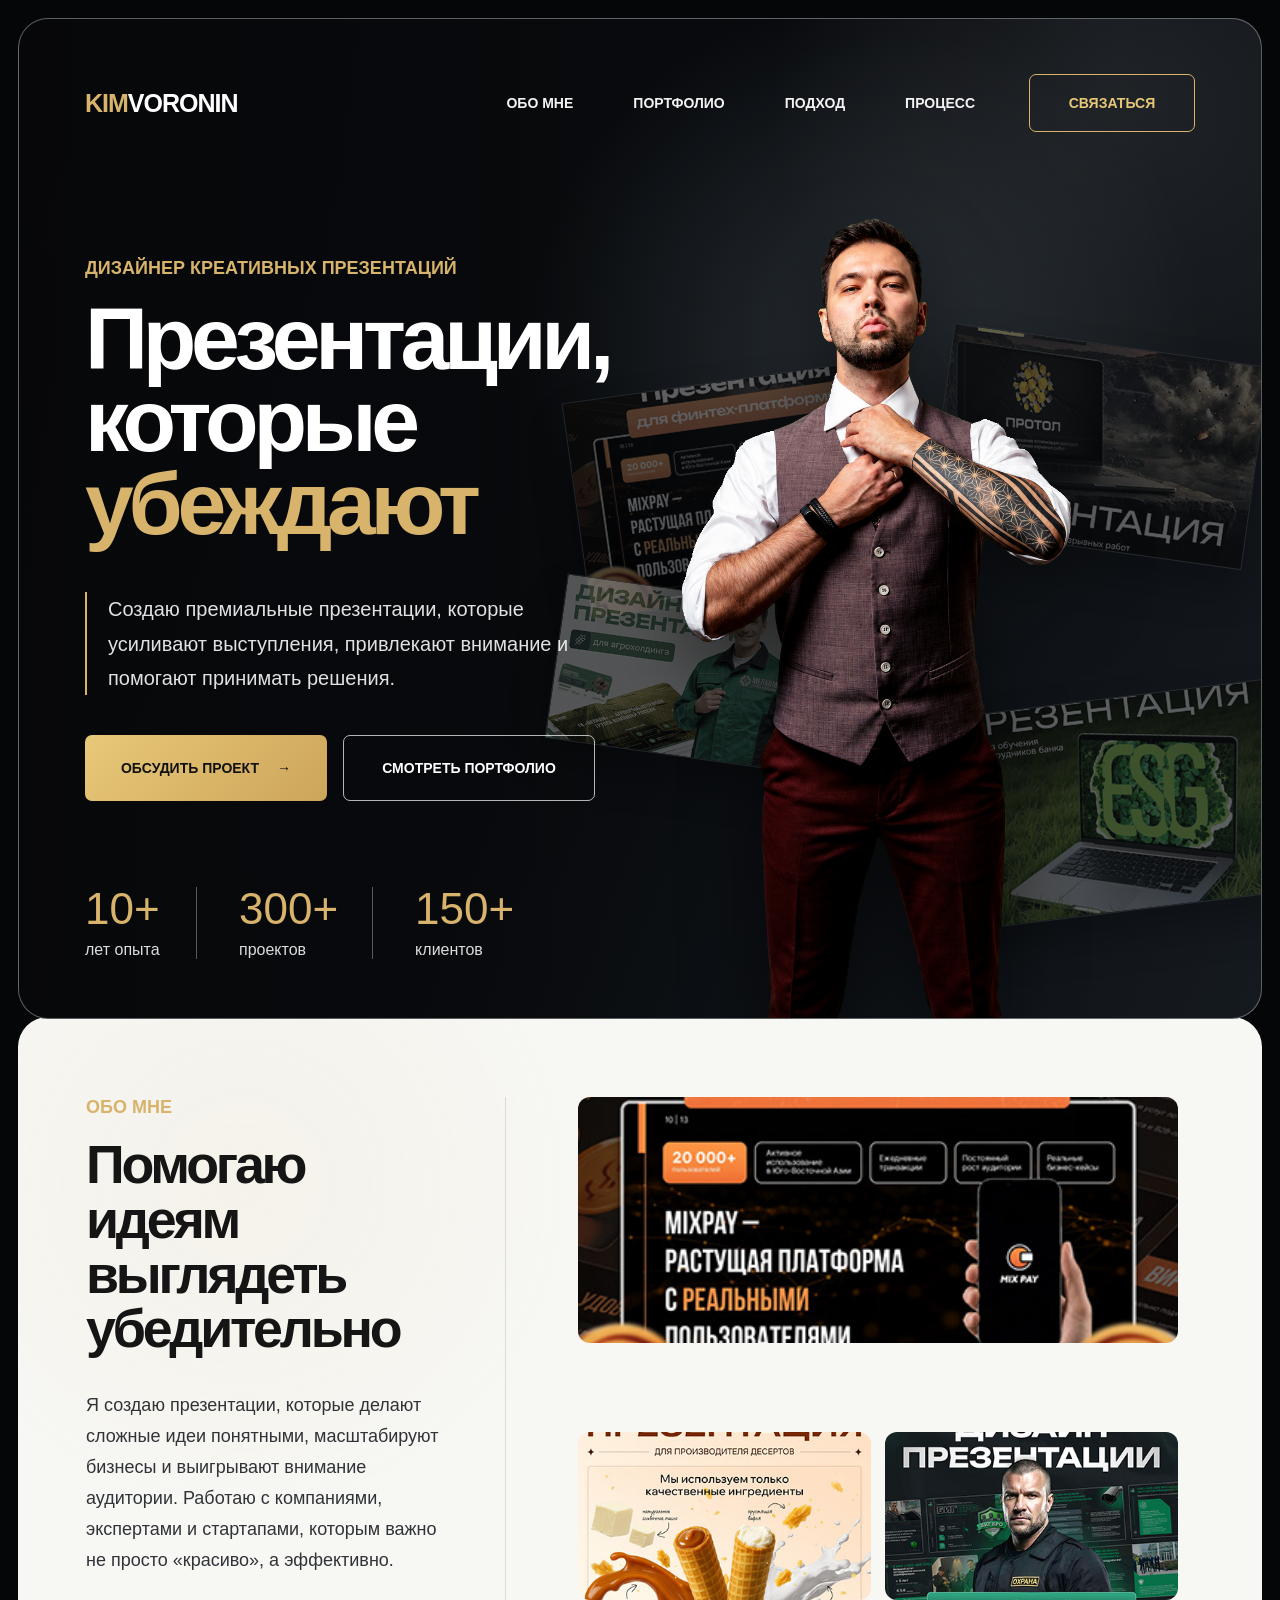
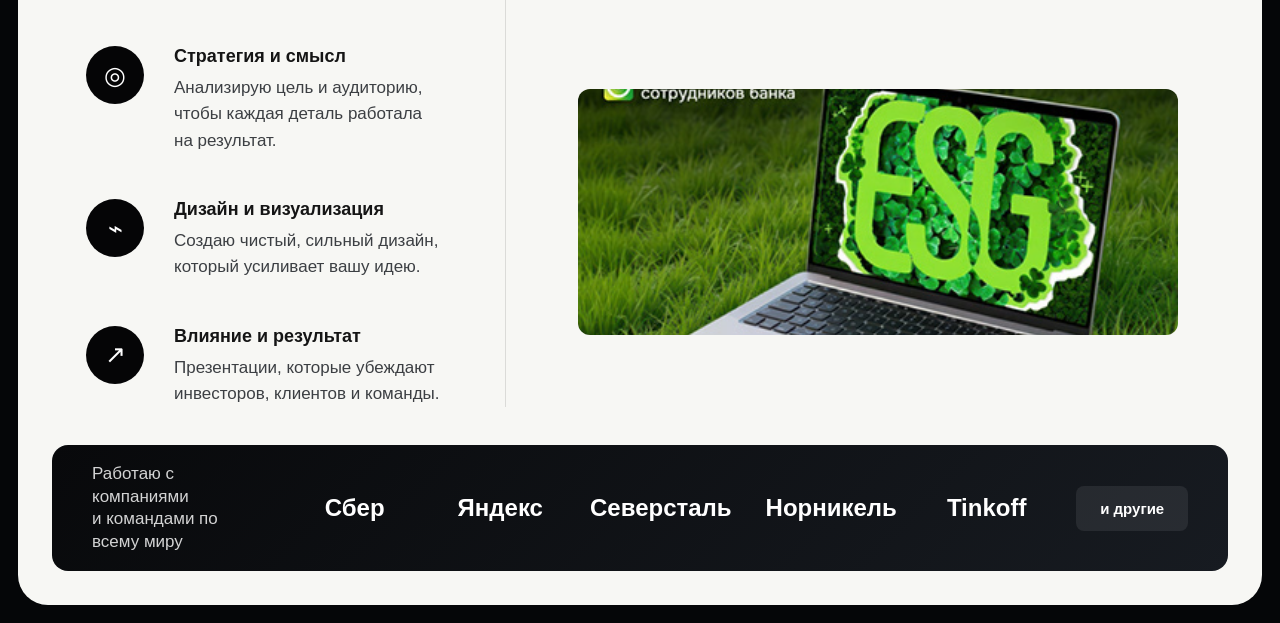
<file: index.html>
<!doctype html>
<html lang="ru">
  <head>
    <meta charset="utf-8" />
    <meta name="viewport" content="width=device-width, initial-scale=1" />
    <meta
      name="description"
      content="Ким Воронин — дизайнер креативных презентаций, которые убеждают."
    />
    <title>Kim Voronin — презентации, которые убеждают</title>
    <link rel="stylesheet" href="styles.css" />
  </head>
  <body>
    <main class="site-frame">
      <section class="hero-panel" id="top">
        <header class="topbar">
          <a class="logo" href="#top"><span>Kim</span>Voronin</a>
          <nav class="menu" aria-label="Навигация">
            <a href="#about">Обо мне</a>
            <a href="#portfolio">Портфолио</a>
            <a href="#approach">Подход</a>
            <a href="#process">Процесс</a>
          </nav>
          <a class="outline-button" href="https://t.me/kimvoronin" target="_blank" rel="noreferrer">Связаться</a>
        </header>

        <div class="hero-layout">
          <div class="hero-copy">
            <p class="gold-label">Дизайнер креативных презентаций</p>
            <h1>Презентации, которые <span>убеждают</span></h1>
            <p class="hero-text">
              Создаю премиальные презентации, которые усиливают выступления,
              привлекают внимание и помогают принимать решения.
            </p>
            <div class="hero-buttons">
              <a class="gold-button" href="https://t.me/kimvoronin" target="_blank" rel="noreferrer">Обсудить проект <span>→</span></a>
              <a class="dark-button" href="#portfolio">Смотреть портфолио</a>
            </div>
            <dl class="stats">
              <div>
                <dt>10+</dt>
                <dd>лет опыта</dd>
              </div>
              <div>
                <dt>300+</dt>
                <dd>проектов</dd>
              </div>
              <div>
                <dt>150+</dt>
                <dd>клиентов</dd>
              </div>
            </dl>
          </div>

          <div class="hero-stage" aria-label="Ким Воронин и примеры презентаций">
            <a
              class="hero-work work-a"
              href="https://www.behance.net/gallery/245599949/dizajn-prezentacii-dlja-investorov"
              target="_blank"
              rel="noreferrer"
              aria-label="Открыть работу на Behance"
            >
              <img src="assets/works/investors.jpg" alt="Презентация для инвесторов" />
            </a>
            <a
              class="hero-work work-b"
              href="https://www.behance.net/gallery/247403557/dizajn-prezentacii-dlja-vystuplenija-na-konferencii"
              target="_blank"
              rel="noreferrer"
              aria-label="Открыть работу на Behance"
            >
              <img src="assets/works/conference.jpg" alt="Презентация для конференции" />
            </a>
            <a
              class="hero-work work-c"
              href="https://www.behance.net/gallery/244879477/dizajn-prezentacii-ESG"
              target="_blank"
              rel="noreferrer"
              aria-label="Открыть работу на Behance"
            >
              <img src="assets/works/esg.jpg" alt="ESG-презентация" />
            </a>
            <a
              class="hero-work work-d"
              href="https://www.behance.net/gallery/246393627/dizajn-prezentacii-dlja-agroholdinga"
              target="_blank"
              rel="noreferrer"
              aria-label="Открыть работу на Behance"
            >
              <img src="assets/works/agro.jpg" alt="Презентация для агрохолдинга" />
            </a>
            <img class="person" src="assets/kim-voronin-hero.png" alt="Ким Воронин" />
          </div>
        </div>
      </section>

      <section class="about-panel" id="about">
        <div class="about-layout">
          <div class="about-copy">
            <p class="section-label">Обо мне</p>
            <h2>Помогаю идеям выглядеть убедительно</h2>
            <p class="about-text">
              Я создаю презентации, которые делают сложные идеи понятными,
              масштабируют бизнесы и выигрывают внимание аудитории. Работаю
              с компаниями, экспертами и стартапами, которым важно не просто
              «красиво», а эффективно.
            </p>

            <div class="approach-list" id="approach">
              <div class="approach-item">
                <span>◎</span>
                <div>
                  <h3>Стратегия и смысл</h3>
                  <p>Анализирую цель и аудиторию, чтобы каждая деталь работала на результат.</p>
                </div>
              </div>
              <div class="approach-item">
                <span>⌁</span>
                <div>
                  <h3>Дизайн и визуализация</h3>
                  <p>Создаю чистый, сильный дизайн, который усиливает вашу идею.</p>
                </div>
              </div>
              <div class="approach-item" id="process">
                <span>↗</span>
                <div>
                  <h3>Влияние и результат</h3>
                  <p>Презентации, которые убеждают инвесторов, клиентов и команды.</p>
                </div>
              </div>
            </div>
          </div>

          <div class="portfolio-mosaic" id="portfolio">
            <a
              class="mosaic-wide"
              href="https://www.behance.net/gallery/245599949/dizajn-prezentacii-dlja-investorov"
              target="_blank"
              rel="noreferrer"
            >
              <img src="assets/works/investors.jpg" alt="Презентация для инвесторов" />
            </a>
            <div class="mosaic-row">
              <a
                href="https://www.behance.net/gallery/247347489/dizajn-prezentacii-dlja-konditerskogo-brenda"
                target="_blank"
                rel="noreferrer"
              >
                <img src="assets/works/pastry.jpg" alt="Презентация для кондитерского бренда" />
              </a>
              <a
                href="https://www.behance.net/gallery/244073361/dizajn-prezentacii-dlja-ohrannoj-kompanii"
                target="_blank"
                rel="noreferrer"
              >
                <img src="assets/works/security.jpg" alt="Презентация для охранной компании" />
              </a>
            </div>
            <a
              class="mosaic-wide"
              href="https://www.behance.net/gallery/244879477/dizajn-prezentacii-ESG"
              target="_blank"
              rel="noreferrer"
            >
              <img src="assets/works/esg.jpg" alt="ESG-презентация" />
            </a>
          </div>
        </div>

        <div class="client-bar">
          <p>Работаю с компаниями<br />и командами по всему миру</p>
          <strong>Сбер</strong>
          <strong>Яндекс</strong>
          <strong>Северсталь</strong>
          <strong>Норникель</strong>
          <strong>Tinkoff</strong>
          <span>и другие</span>
        </div>
      </section>
    </main>
  </body>
</html>
</file>
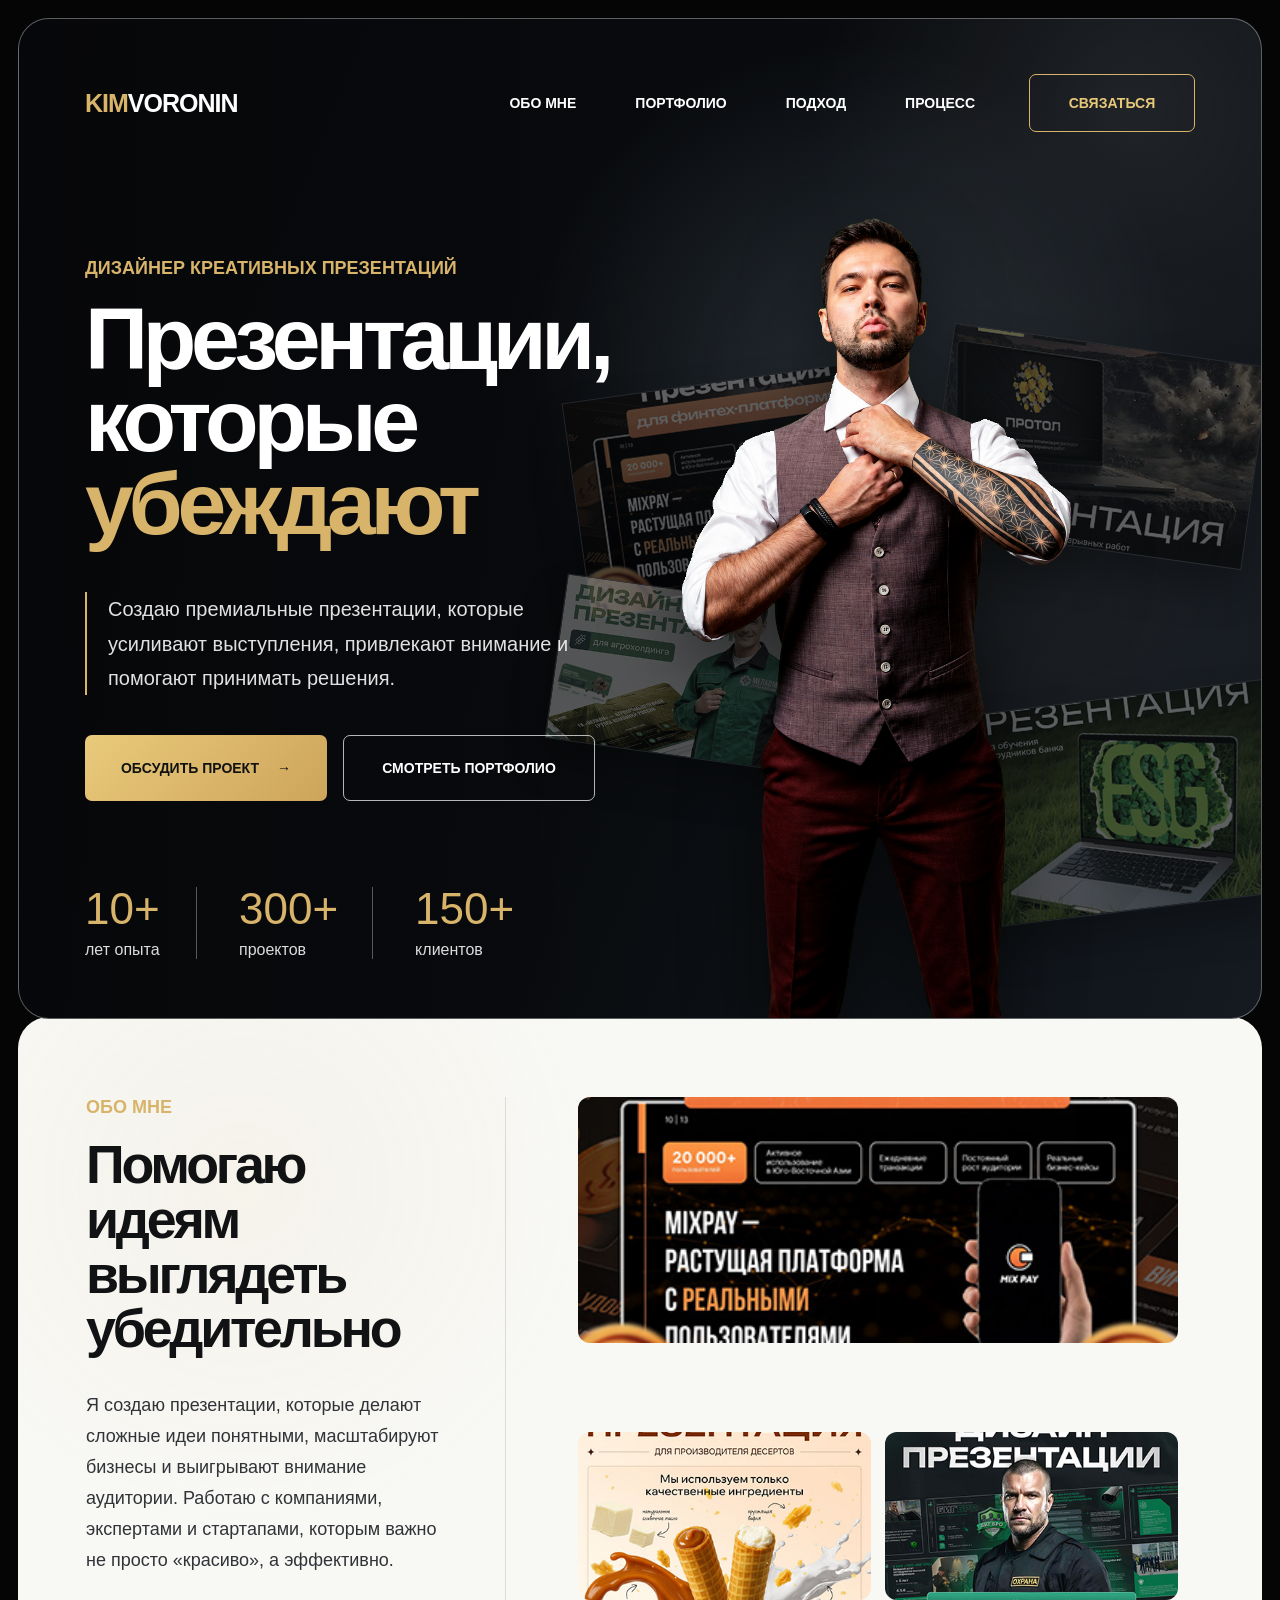
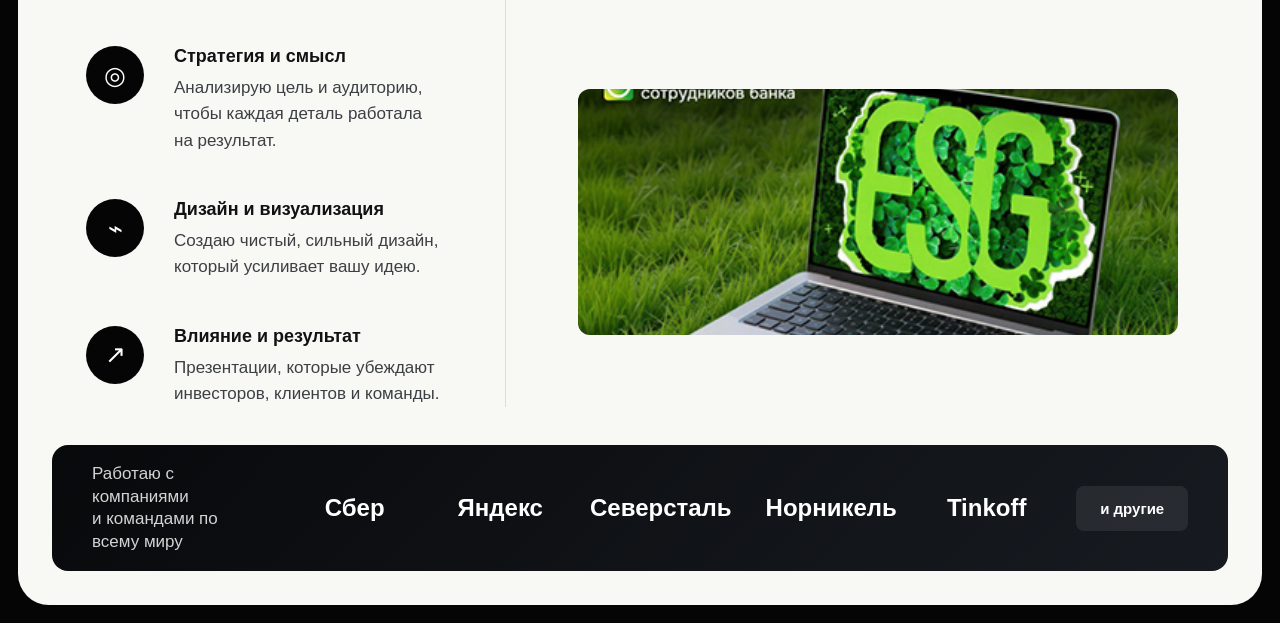
<file: personal-site-v2/index.html>
<!doctype html>
<html lang="ru">
  <head>
    <meta charset="utf-8" />
    <meta name="viewport" content="width=device-width, initial-scale=1" />
    <meta
      name="description"
      content="Kim Voronin — дизайнер креативных презентаций, которые убеждают."
    />
    <title>Kim Voronin — презентации, которые убеждают</title>
    <link rel="stylesheet" href="styles.css" />
  </head>
  <body>
    <main class="canvas">
      <section class="hero-card" id="top">
        <header class="header">
          <a class="logo" href="#top"><span>Kim</span>Voronin</a>
          <nav class="nav" aria-label="Навигация">
            <a href="#about">Обо мне</a>
            <a href="#portfolio">Портфолио</a>
            <a href="#approach">Подход</a>
            <a href="#process">Процесс</a>
          </nav>
          <a class="contact-pill" href="https://t.me/kimvoronin" target="_blank" rel="noreferrer">Связаться</a>
        </header>

        <div class="hero-grid">
          <div class="hero-copy">
            <p class="kicker">Дизайнер креативных презентаций</p>
            <h1>Презентации, которые <span>убеждают</span></h1>
            <p class="lead">
              Создаю премиальные презентации, которые усиливают выступления,
              привлекают внимание и помогают принимать решения.
            </p>
            <div class="actions">
              <a class="primary-action" href="https://t.me/kimvoronin" target="_blank" rel="noreferrer">Обсудить проект <span>→</span></a>
              <a class="secondary-action" href="#portfolio">Смотреть портфолио</a>
            </div>
            <dl class="stats">
              <div>
                <dt>10+</dt>
                <dd>лет опыта</dd>
              </div>
              <div>
                <dt>300+</dt>
                <dd>проектов</dd>
              </div>
              <div>
                <dt>150+</dt>
                <dd>клиентов</dd>
              </div>
            </dl>
          </div>

          <div class="hero-art" aria-label="Портрет и примеры презентаций">
            <a
              class="deck deck-main"
              href="https://www.behance.net/gallery/245599949/dizajn-prezentacii-dlja-investorov"
              target="_blank"
              rel="noreferrer"
              aria-label="Открыть презентацию для инвесторов на Behance"
            >
              <img src="../assets/works/investors.jpg" alt="Презентация для инвесторов" />
            </a>
            <a
              class="deck deck-top"
              href="https://www.behance.net/gallery/247403557/dizajn-prezentacii-dlja-vystuplenija-na-konferencii"
              target="_blank"
              rel="noreferrer"
              aria-label="Открыть презентацию для конференции на Behance"
            >
              <img src="../assets/works/conference.jpg" alt="Презентация для конференции" />
            </a>
            <a
              class="deck deck-right"
              href="https://www.behance.net/gallery/244879477/dizajn-prezentacii-ESG"
              target="_blank"
              rel="noreferrer"
              aria-label="Открыть ESG-презентацию на Behance"
            >
              <img src="../assets/works/esg.jpg" alt="ESG-презентация" />
            </a>
            <a
              class="deck deck-bottom"
              href="https://www.behance.net/gallery/246393627/dizajn-prezentacii-dlja-agroholdinga"
              target="_blank"
              rel="noreferrer"
              aria-label="Открыть презентацию для агрохолдинга на Behance"
            >
              <img src="../assets/works/agro.jpg" alt="Презентация для агрохолдинга" />
            </a>
            <img class="person" src="../assets/kim-voronin-hero.png" alt="Ким Воронин" />
          </div>
        </div>
      </section>

      <section class="about-card" id="about">
        <div class="about-layout">
          <div class="about-text">
            <p class="section-kicker">Обо мне</p>
            <h2>Помогаю идеям выглядеть убедительно</h2>
            <p class="description">
              Я создаю презентации, которые делают сложные идеи понятными,
              масштабируют бизнесы и выигрывают внимание аудитории. Работаю
              с компаниями, экспертами и стартапами, которым важно не просто
              «красиво», а эффективно.
            </p>

            <div class="features" id="approach">
              <div class="feature">
                <span class="icon">◎</span>
                <div>
                  <h3>Стратегия и смысл</h3>
                  <p>Анализирую цель и аудиторию, чтобы каждая деталь работала на результат.</p>
                </div>
              </div>
              <div class="feature">
                <span class="icon">⌁</span>
                <div>
                  <h3>Дизайн и визуализация</h3>
                  <p>Создаю чистый, сильный дизайн, который усиливает вашу идею.</p>
                </div>
              </div>
              <div class="feature" id="process">
                <span class="icon">↗</span>
                <div>
                  <h3>Влияние и результат</h3>
                  <p>Презентации, которые убеждают инвесторов, клиентов и команды.</p>
                </div>
              </div>
            </div>
          </div>

          <div class="portfolio" id="portfolio">
            <a
              class="portfolio-wide"
              href="https://www.behance.net/gallery/245599949/dizajn-prezentacii-dlja-investorov"
              target="_blank"
              rel="noreferrer"
              aria-label="Открыть проект на Behance"
            >
              <img src="../assets/works/investors.jpg" alt="Презентация для инвесторов" />
            </a>
            <div class="portfolio-row">
              <a
                href="https://www.behance.net/gallery/247347489/dizajn-prezentacii-dlja-konditerskogo-brenda"
                target="_blank"
                rel="noreferrer"
                aria-label="Открыть проект на Behance"
              >
                <img src="../assets/works/pastry.jpg" alt="Презентация для кондитерского бренда" />
              </a>
              <a
                href="https://www.behance.net/gallery/244073361/dizajn-prezentacii-dlja-ohrannoj-kompanii"
                target="_blank"
                rel="noreferrer"
                aria-label="Открыть проект на Behance"
              >
                <img src="../assets/works/security.jpg" alt="Презентация для охранной компании" />
              </a>
            </div>
            <a
              class="portfolio-wide"
              href="https://www.behance.net/gallery/244879477/dizajn-prezentacii-ESG"
              target="_blank"
              rel="noreferrer"
              aria-label="Открыть проект на Behance"
            >
              <img src="../assets/works/esg.jpg" alt="ESG-презентация" />
            </a>
          </div>
        </div>

        <div class="clients">
          <p>Работаю с компаниями<br />и командами по всему миру</p>
          <strong>Сбер</strong>
          <strong>Яндекс</strong>
          <strong>Северсталь</strong>
          <strong>Норникель</strong>
          <strong>Tinkoff</strong>
          <span>и другие</span>
        </div>
      </section>
    </main>
  </body>
</html>
</file>
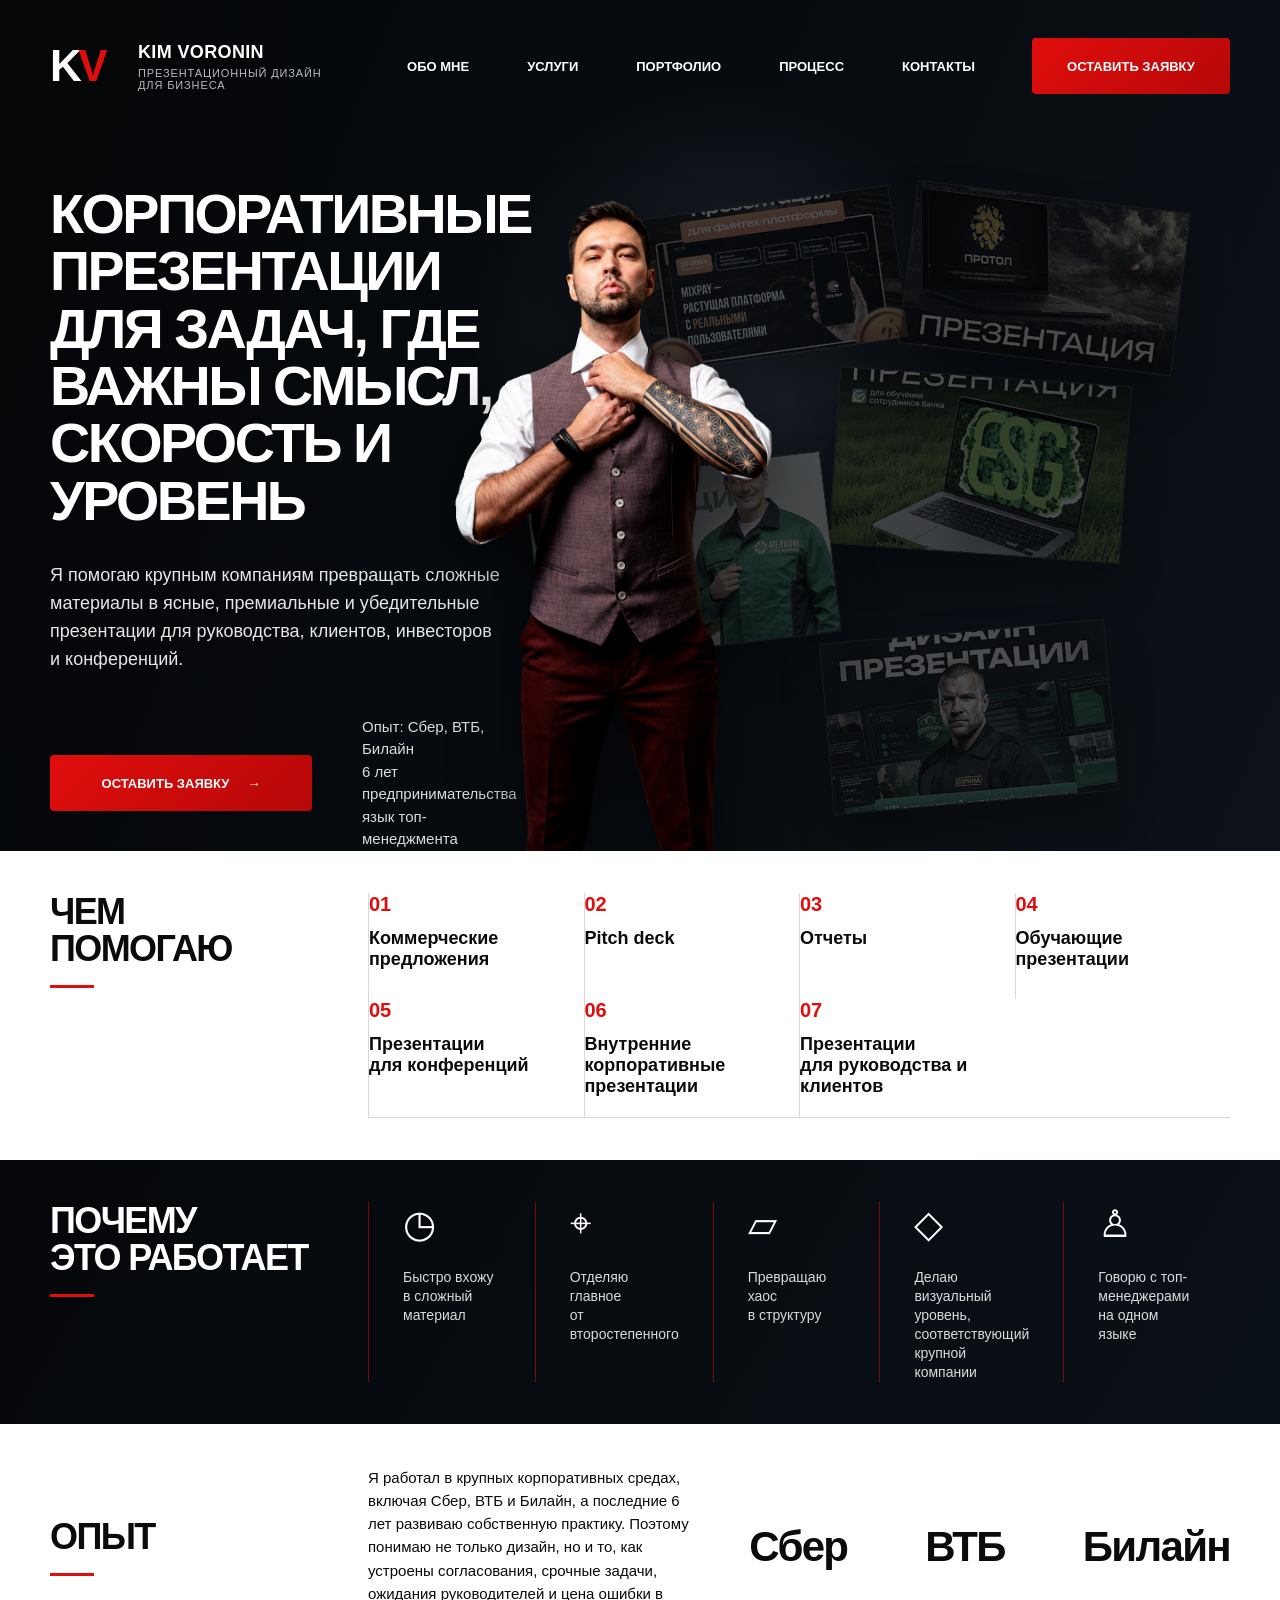
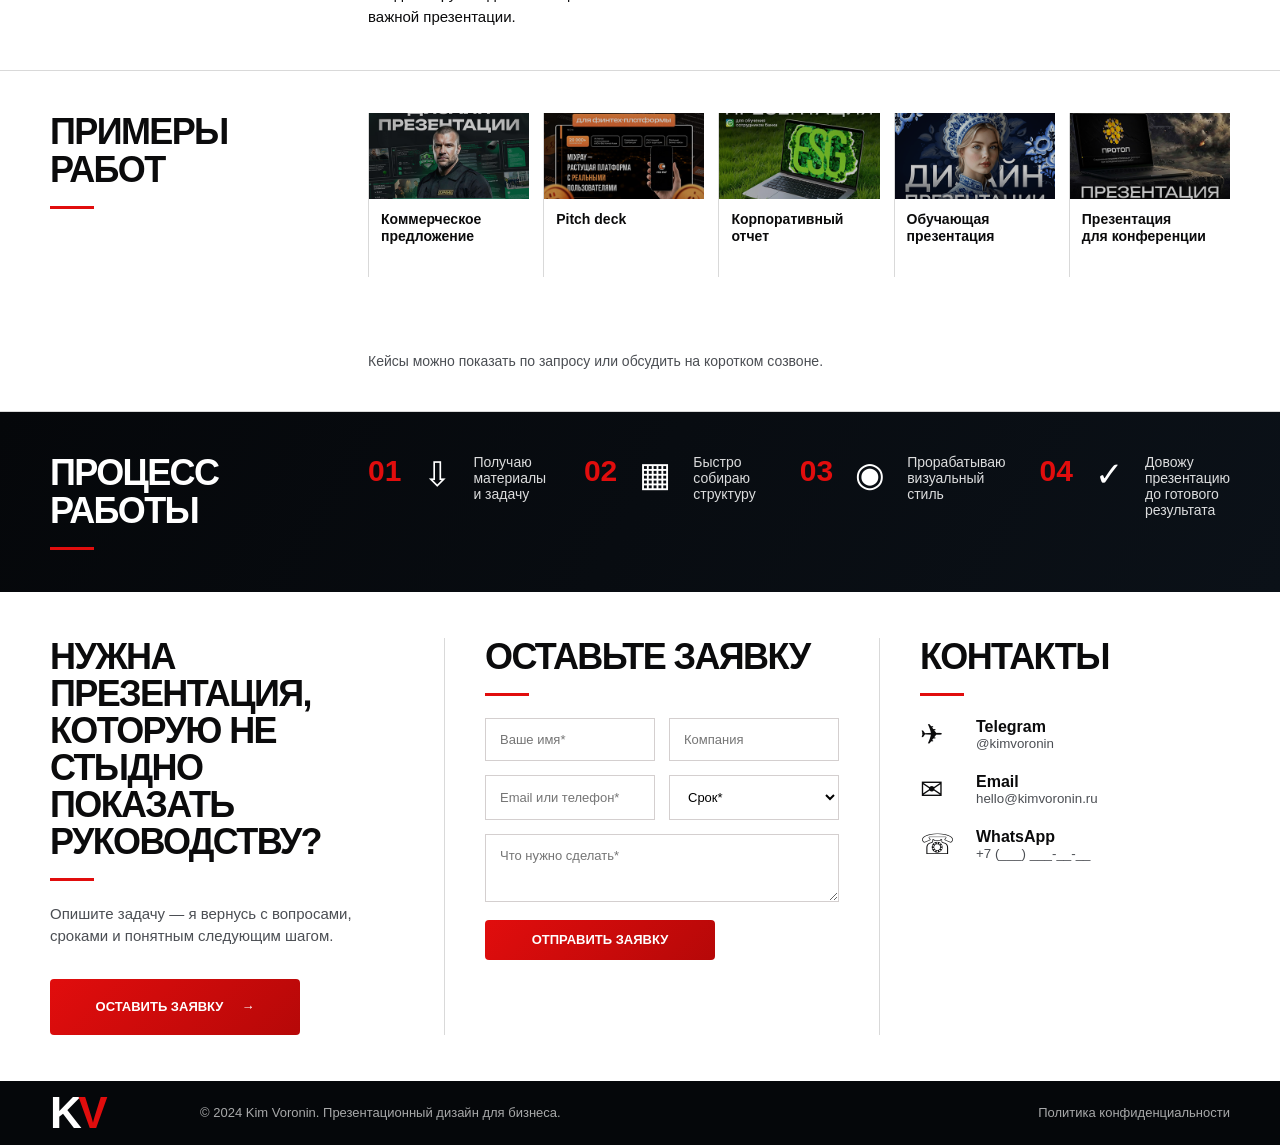
<file: personal-site-v3/index.html>
<!doctype html>
<html lang="ru">
  <head>
    <meta charset="utf-8" />
    <meta name="viewport" content="width=device-width, initial-scale=1" />
    <meta
      name="description"
      content="Ким Воронин — презентационный дизайн для бизнеса."
    />
    <title>Ким Воронин — корпоративные презентации</title>
    <link rel="stylesheet" href="styles.css" />
  </head>
  <body>
    <main>
      <section class="hero" id="top">
        <header class="header">
          <a class="brand" href="#top" aria-label="Ким Воронин">
            <span class="mark">K<span>V</span></span>
            <span class="brand-copy">
              <strong>Kim Voronin</strong>
              <small>презентационный дизайн для бизнеса</small>
            </span>
          </a>
          <nav class="nav" aria-label="Навигация">
            <a href="#about">Обо мне</a>
            <a href="#services">Услуги</a>
            <a href="#portfolio">Портфолио</a>
            <a href="#process">Процесс</a>
            <a href="#contacts">Контакты</a>
          </nav>
          <a class="top-cta" href="#request">Оставить заявку</a>
        </header>

        <div class="hero-inner">
          <div class="hero-copy">
            <h1>Корпоративные презентации для задач, где важны смысл, скорость и уровень</h1>
            <p>
              Я помогаю крупным компаниям превращать сложные материалы в ясные,
              премиальные и убедительные презентации для руководства, клиентов,
              инвесторов и конференций.
            </p>
            <div class="hero-bottom">
              <a class="red-button" href="#request">Оставить заявку <span>→</span></a>
              <p>Опыт: Сбер, ВТБ, Билайн<br />6 лет предпринимательства<br />язык топ-менеджмента</p>
            </div>
          </div>

          <div class="hero-visual" aria-label="Ким Воронин и презентационные работы">
            <a class="hero-slide slide-1" href="https://www.behance.net/gallery/245599949/dizajn-prezentacii-dlja-investorov" target="_blank" rel="noreferrer">
              <img src="../assets/works/investors.jpg" alt="Презентация для инвесторов" />
            </a>
            <a class="hero-slide slide-2" href="https://www.behance.net/gallery/247403557/dizajn-prezentacii-dlja-vystuplenija-na-konferencii" target="_blank" rel="noreferrer">
              <img src="../assets/works/conference.jpg" alt="Презентация для конференции" />
            </a>
            <a class="hero-slide slide-3" href="https://www.behance.net/gallery/244879477/dizajn-prezentacii-ESG" target="_blank" rel="noreferrer">
              <img src="../assets/works/esg.jpg" alt="ESG-презентация" />
            </a>
            <a class="hero-slide slide-4" href="https://www.behance.net/gallery/246393627/dizajn-prezentacii-dlja-agroholdinga" target="_blank" rel="noreferrer">
              <img src="../assets/works/agro.jpg" alt="Презентация для агрохолдинга" />
            </a>
            <a class="hero-slide slide-5" href="https://www.behance.net/gallery/244073361/dizajn-prezentacii-dlja-ohrannoj-kompanii" target="_blank" rel="noreferrer">
              <img src="../assets/works/security.jpg" alt="Презентация для охранной компании" />
            </a>
            <img class="person" src="../assets/kim-voronin-hero.png" alt="Ким Воронин" />
          </div>
        </div>
      </section>

      <section class="services band-light" id="services">
        <h2>Чем<br />помогаю</h2>
        <div class="service-list">
          <a href="https://www.behance.net/gallery/244073361/dizajn-prezentacii-dlja-ohrannoj-kompanii" target="_blank" rel="noreferrer">
            <span>01</span>
            <strong>Коммерческие<br />предложения</strong>
          </a>
          <a href="https://www.behance.net/gallery/245599949/dizajn-prezentacii-dlja-investorov" target="_blank" rel="noreferrer">
            <span>02</span>
            <strong>Pitch deck</strong>
          </a>
          <a href="https://www.behance.net/gallery/244879477/dizajn-prezentacii-ESG" target="_blank" rel="noreferrer">
            <span>03</span>
            <strong>Отчеты</strong>
          </a>
          <a href="https://www.behance.net/gallery/250145933/dizajn-prezentacii-dlja-treninga-po-prodazham" target="_blank" rel="noreferrer">
            <span>04</span>
            <strong>Обучающие<br />презентации</strong>
          </a>
          <a href="https://www.behance.net/gallery/247403557/dizajn-prezentacii-dlja-vystuplenija-na-konferencii" target="_blank" rel="noreferrer">
            <span>05</span>
            <strong>Презентации<br />для конференций</strong>
          </a>
          <a href="https://www.behance.net/gallery/243192701/dizajn-prezentacii-dlja-organizacii-dosuga-v-zhk" target="_blank" rel="noreferrer">
            <span>06</span>
            <strong>Внутренние<br />корпоративные презентации</strong>
          </a>
          <a href="https://www.behance.net/gallery/246393627/dizajn-prezentacii-dlja-agroholdinga" target="_blank" rel="noreferrer">
            <span>07</span>
            <strong>Презентации<br />для руководства и клиентов</strong>
          </a>
        </div>
      </section>

      <section class="why band-dark" id="about">
        <h2>Почему<br />это работает</h2>
        <div class="why-list">
          <div><span>◷</span><p>Быстро вхожу<br />в сложный материал</p></div>
          <div><span>⌖</span><p>Отделяю главное<br />от второстепенного</p></div>
          <div><span>▱</span><p>Превращаю хаос<br />в структуру</p></div>
          <div><span>◇</span><p>Делаю визуальный уровень,<br />соответствующий крупной компании</p></div>
          <div><span>♙</span><p>Говорю с топ-менеджерами<br />на одном языке</p></div>
        </div>
      </section>

      <section class="experience band-light">
        <h2>Опыт</h2>
        <p>
          Я работал в крупных корпоративных средах, включая Сбер, ВТБ и Билайн,
          а последние 6 лет развиваю собственную практику. Поэтому понимаю не
          только дизайн, но и то, как устроены согласования, срочные задачи,
          ожидания руководителей и цена ошибки в важной презентации.
        </p>
        <div class="logos">
          <strong>Сбер</strong>
          <strong>ВТБ</strong>
          <strong>Билайн</strong>
        </div>
      </section>

      <section class="portfolio band-light" id="portfolio">
        <h2>Примеры<br />работ</h2>
        <div class="work-strip">
          <a href="https://www.behance.net/gallery/244073361/dizajn-prezentacii-dlja-ohrannoj-kompanii" target="_blank" rel="noreferrer">
            <img src="../assets/works/security.jpg" alt="Коммерческое предложение" />
            <span>Коммерческое<br />предложение</span>
          </a>
          <a href="https://www.behance.net/gallery/245599949/dizajn-prezentacii-dlja-investorov" target="_blank" rel="noreferrer">
            <img src="../assets/works/investors.jpg" alt="Pitch deck" />
            <span>Pitch deck</span>
          </a>
          <a href="https://www.behance.net/gallery/244879477/dizajn-prezentacii-ESG" target="_blank" rel="noreferrer">
            <img src="../assets/works/esg.jpg" alt="Корпоративный отчет" />
            <span>Корпоративный<br />отчет</span>
          </a>
          <a href="https://www.behance.net/gallery/250145933/dizajn-prezentacii-dlja-treninga-po-prodazham" target="_blank" rel="noreferrer">
            <img src="../assets/works/webinar.png" alt="Обучающая презентация" />
            <span>Обучающая<br />презентация</span>
          </a>
          <a href="https://www.behance.net/gallery/247403557/dizajn-prezentacii-dlja-vystuplenija-na-konferencii" target="_blank" rel="noreferrer">
            <img src="../assets/works/conference.jpg" alt="Презентация для конференции" />
            <span>Презентация<br />для конференции</span>
          </a>
        </div>
        <p class="note">Кейсы можно показать по запросу или обсудить на коротком созвоне.</p>
      </section>

      <section class="process band-dark" id="process">
        <h2>Процесс<br />работы</h2>
        <ol>
          <li><strong>01</strong><span>⇩</span><p>Получаю материалы<br />и задачу</p></li>
          <li><strong>02</strong><span>▦</span><p>Быстро собираю<br />структуру</p></li>
          <li><strong>03</strong><span>◉</span><p>Прорабатываю<br />визуальный стиль</p></li>
          <li><strong>04</strong><span>✓</span><p>Довожу презентацию<br />до готового результата</p></li>
        </ol>
      </section>

      <section class="request band-light" id="request">
        <div class="request-copy">
          <h2>Нужна презентация,<br />которую не стыдно<br />показать руководству?</h2>
          <p>Опишите задачу — я вернусь с вопросами, сроками и понятным следующим шагом.</p>
          <a class="red-button" href="https://t.me/kimvoronin" target="_blank" rel="noreferrer">Оставить заявку <span>→</span></a>
        </div>

        <form class="form">
          <h2>Оставьте заявку</h2>
          <div class="fields">
            <input placeholder="Ваше имя*" />
            <input placeholder="Компания" />
            <input placeholder="Email или телефон*" />
            <select>
              <option>Срок*</option>
              <option>Срочно</option>
              <option>1–2 недели</option>
              <option>Больше месяца</option>
            </select>
          </div>
          <textarea placeholder="Что нужно сделать*"></textarea>
          <button type="button">Отправить заявку</button>
        </form>

        <div class="contacts" id="contacts">
          <h2>Контакты</h2>
          <a href="https://t.me/kimvoronin" target="_blank" rel="noreferrer"><span>✈</span><b>Telegram</b><small>@kimvoronin</small></a>
          <a href="mailto:hello@kimvoronin.ru"><span>✉</span><b>Email</b><small>hello@kimvoronin.ru</small></a>
          <a href="https://wa.me/79990000000" target="_blank" rel="noreferrer"><span>☏</span><b>WhatsApp</b><small>+7 (___) ___-__-__</small></a>
        </div>
      </section>

      <footer class="footer">
        <a class="footer-mark" href="#top">K<span>V</span></a>
        <p>© 2024 Kim Voronin. Презентационный дизайн для бизнеса.</p>
        <a href="#">Политика конфиденциальности</a>
      </footer>
    </main>
  </body>
</html>
</file>
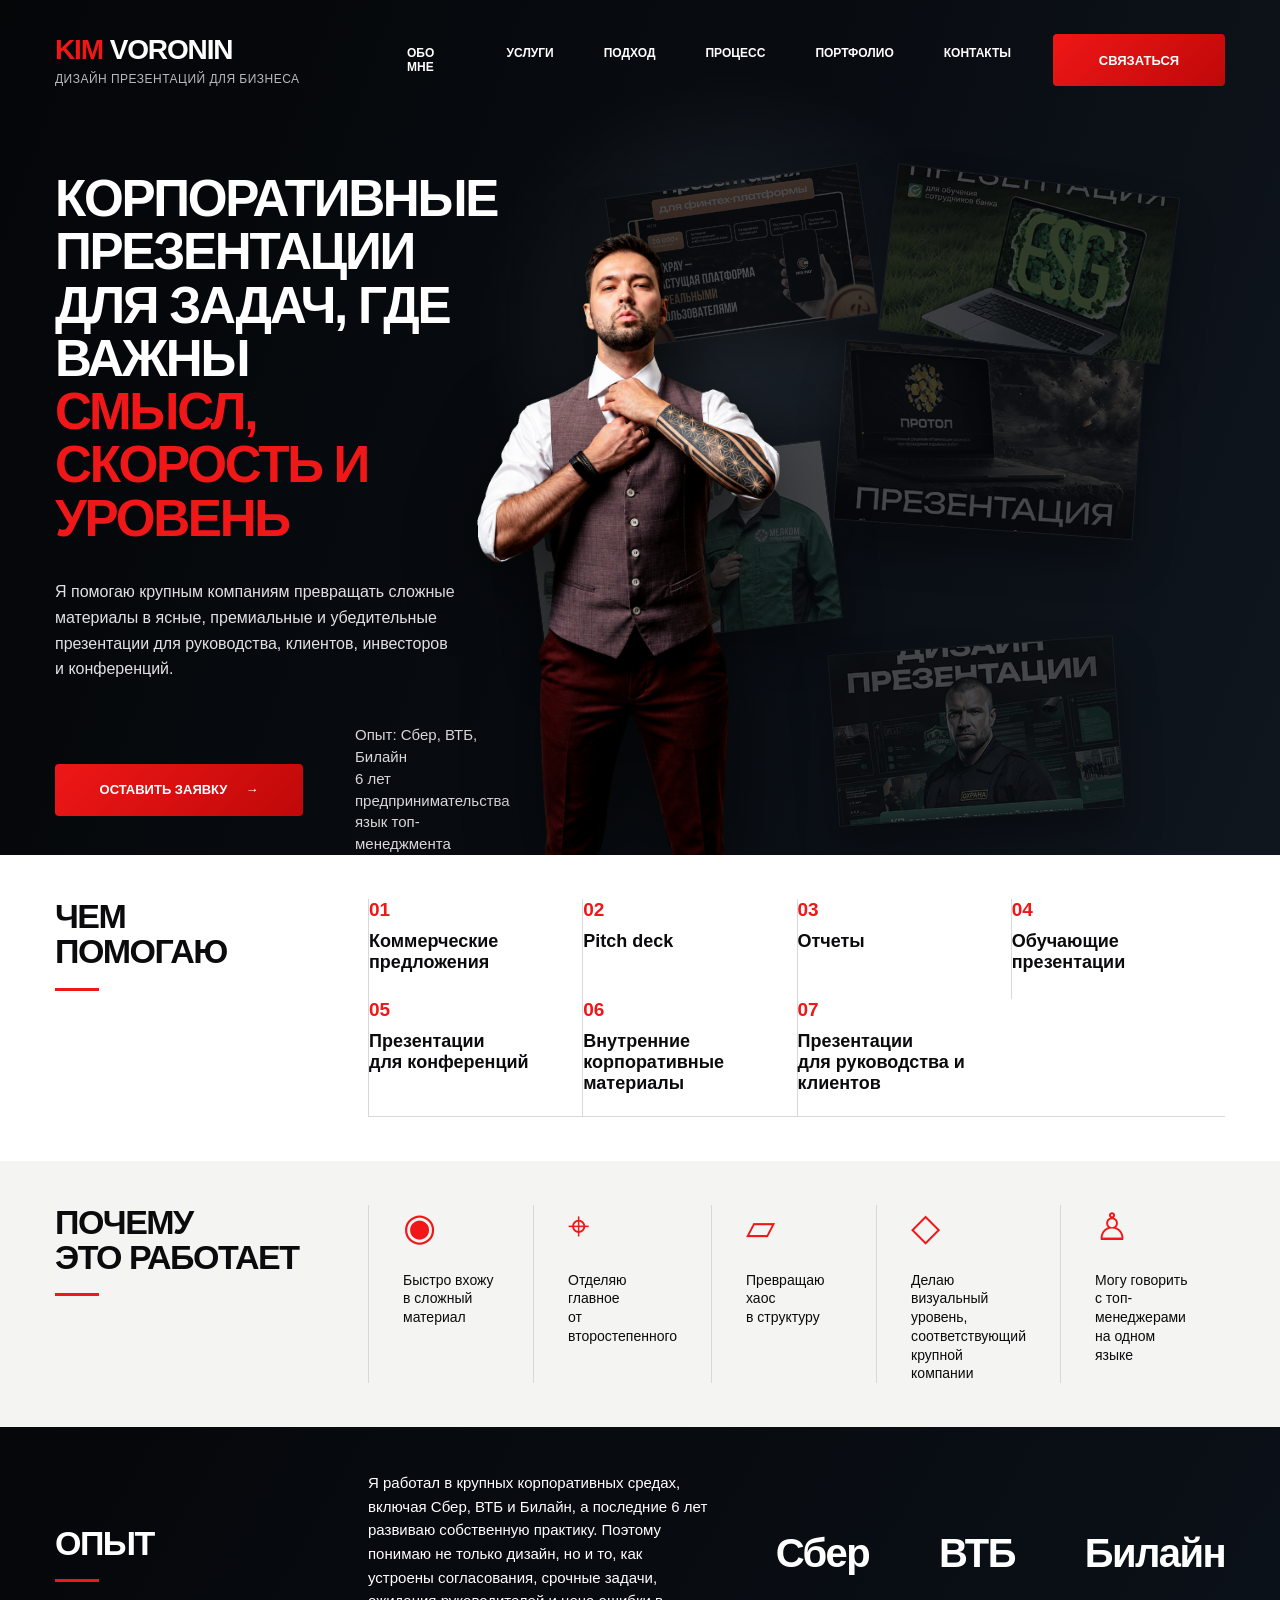
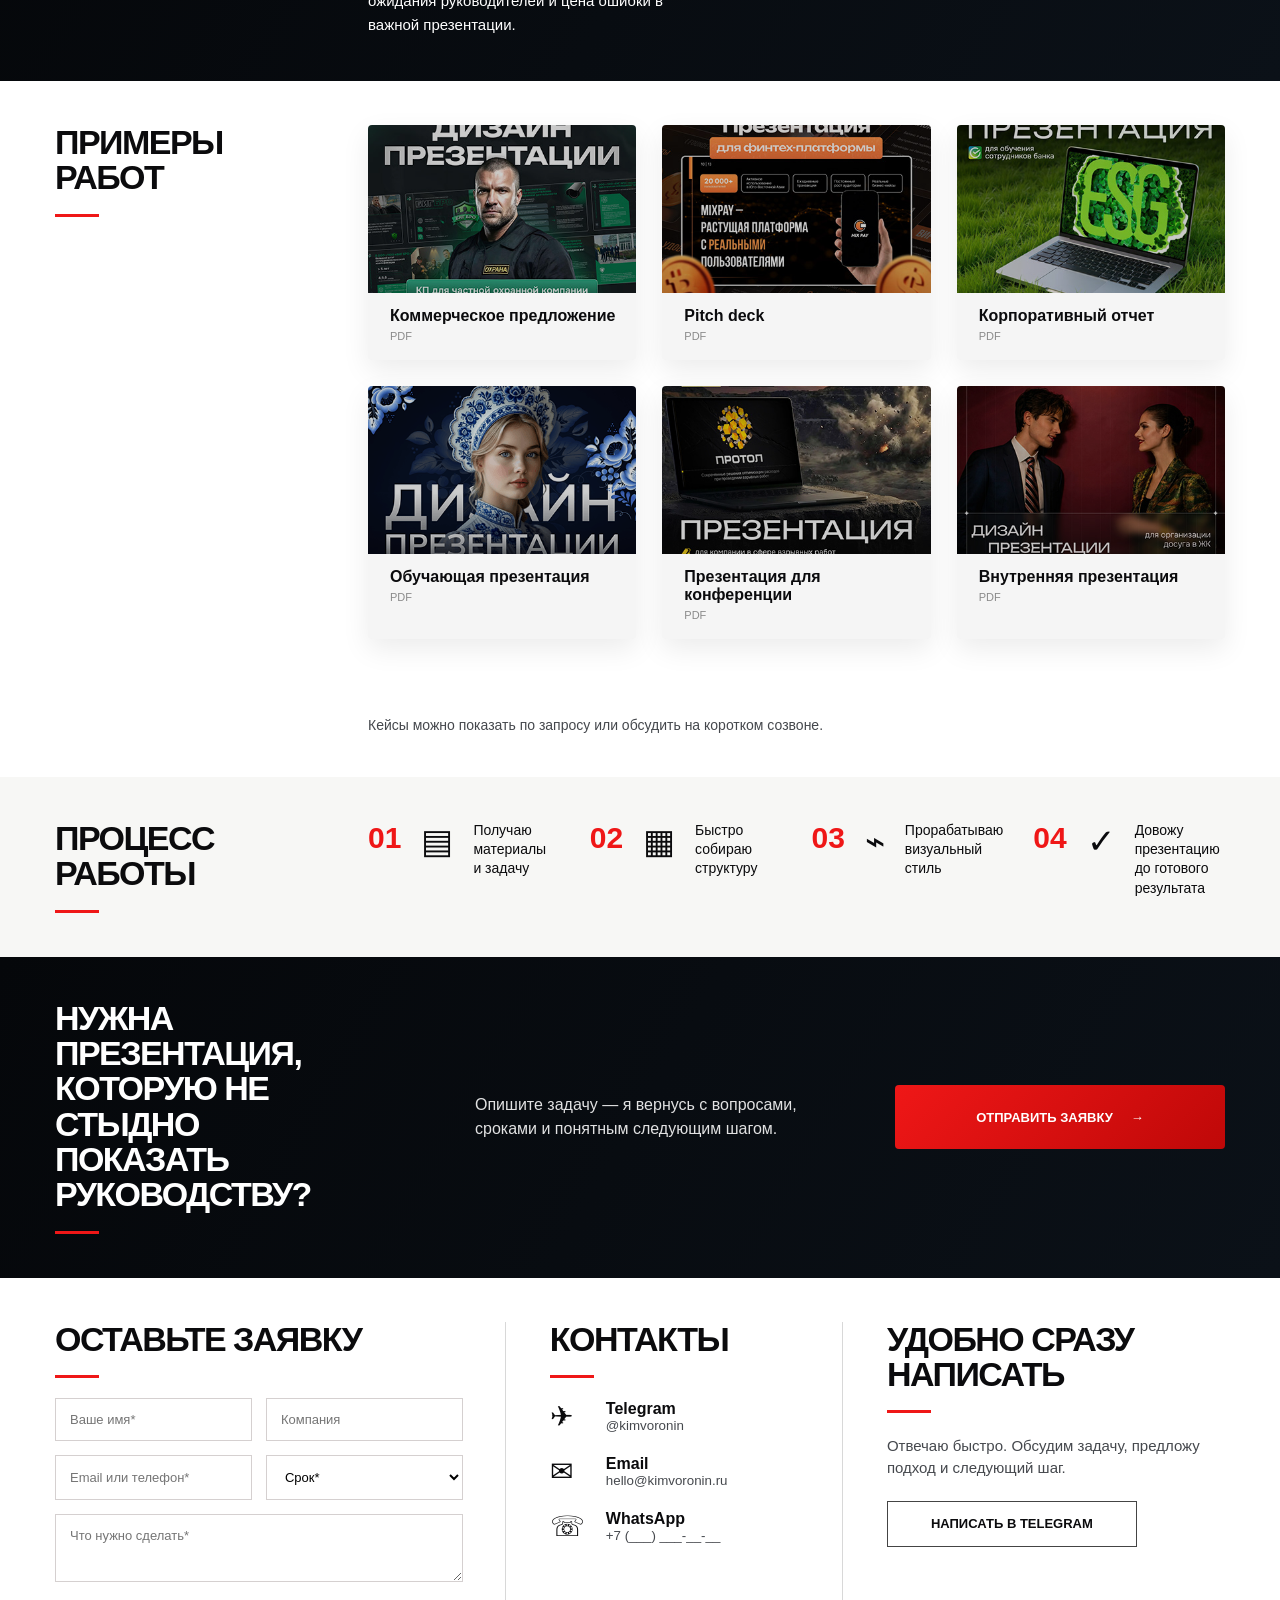
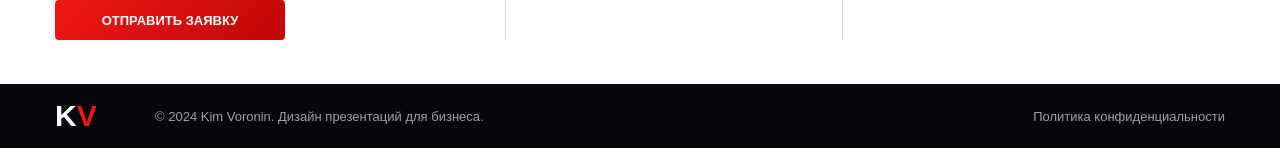
<file: personal-site-v4/index.html>
<!doctype html>
<html lang="ru">
  <head>
    <meta charset="utf-8" />
    <meta name="viewport" content="width=device-width, initial-scale=1" />
    <meta
      name="description"
      content="Kim Voronin — дизайн презентаций для бизнеса."
    />
    <title>Kim Voronin — корпоративные презентации</title>
    <link rel="stylesheet" href="styles.css" />
  </head>
  <body>
    <main>
      <section class="hero" id="top">
        <header class="header">
          <a class="brand" href="#top" aria-label="Kim Voronin">
            <span class="brand-mark">Kim <b>Voronin</b></span>
            <small>дизайн презентаций для бизнеса</small>
          </a>
          <nav class="nav" aria-label="Навигация">
            <a href="#about">Обо мне</a>
            <a href="#services">Услуги</a>
            <a href="#approach">Подход</a>
            <a href="#process">Процесс</a>
            <a href="#portfolio">Портфолио</a>
            <a href="#contacts">Контакты</a>
          </nav>
          <a class="header-button" href="#request">Связаться</a>
        </header>

        <div class="hero-content">
          <div class="hero-copy">
            <h1>
              Корпоративные презентации для задач, где важны
              <span>смысл, скорость и уровень</span>
            </h1>
            <p>
              Я помогаю крупным компаниям превращать сложные материалы в ясные,
              премиальные и убедительные презентации для руководства, клиентов,
              инвесторов и конференций.
            </p>
            <div class="hero-action-row">
              <a class="red-button" href="#request">Оставить заявку <span>→</span></a>
              <p>Опыт: Сбер, ВТБ, Билайн<br />6 лет предпринимательства<br />язык топ-менеджмента</p>
            </div>
          </div>

          <div class="hero-visual">
            <a class="floating floating-a" href="https://www.behance.net/gallery/245599949/dizajn-prezentacii-dlja-investorov" target="_blank" rel="noreferrer">
              <img src="../assets/works/investors.jpg" alt="Стратегия роста" />
            </a>
            <a class="floating floating-b" href="https://www.behance.net/gallery/244879477/dizajn-prezentacii-ESG" target="_blank" rel="noreferrer">
              <img src="../assets/works/esg.jpg" alt="Отчет для руководства" />
            </a>
            <a class="floating floating-c" href="https://www.behance.net/gallery/247403557/dizajn-prezentacii-dlja-vystuplenija-na-konferencii" target="_blank" rel="noreferrer">
              <img src="../assets/works/conference.jpg" alt="Презентация для конференции" />
            </a>
            <a class="floating floating-d" href="https://www.behance.net/gallery/246393627/dizajn-prezentacii-dlja-agroholdinga" target="_blank" rel="noreferrer">
              <img src="../assets/works/agro.jpg" alt="Презентация для агрохолдинга" />
            </a>
            <a class="floating floating-e" href="https://www.behance.net/gallery/244073361/dizajn-prezentacii-dlja-ohrannoj-kompanii" target="_blank" rel="noreferrer">
              <img src="../assets/works/security.jpg" alt="Презентация для охранной компании" />
            </a>
            <img class="person" src="../assets/kim-voronin-hero.png" alt="Ким Воронин" />
          </div>
        </div>
      </section>

      <section class="services white-section" id="services">
        <h2>Чем<br />помогаю</h2>
        <div class="services-grid">
          <a href="https://www.behance.net/gallery/244073361/dizajn-prezentacii-dlja-ohrannoj-kompanii" target="_blank" rel="noreferrer"><span>01</span><strong>Коммерческие<br />предложения</strong></a>
          <a href="https://www.behance.net/gallery/245599949/dizajn-prezentacii-dlja-investorov" target="_blank" rel="noreferrer"><span>02</span><strong>Pitch deck</strong></a>
          <a href="https://www.behance.net/gallery/244879477/dizajn-prezentacii-ESG" target="_blank" rel="noreferrer"><span>03</span><strong>Отчеты</strong></a>
          <a href="https://www.behance.net/gallery/250145933/dizajn-prezentacii-dlja-treninga-po-prodazham" target="_blank" rel="noreferrer"><span>04</span><strong>Обучающие<br />презентации</strong></a>
          <a href="https://www.behance.net/gallery/247403557/dizajn-prezentacii-dlja-vystuplenija-na-konferencii" target="_blank" rel="noreferrer"><span>05</span><strong>Презентации<br />для конференций</strong></a>
          <a href="https://www.behance.net/gallery/243192701/dizajn-prezentacii-dlja-organizacii-dosuga-v-zhk" target="_blank" rel="noreferrer"><span>06</span><strong>Внутренние<br />корпоративные материалы</strong></a>
          <a href="https://www.behance.net/gallery/246393627/dizajn-prezentacii-dlja-agroholdinga" target="_blank" rel="noreferrer"><span>07</span><strong>Презентации<br />для руководства и клиентов</strong></a>
        </div>
      </section>

      <section class="approach white-section" id="approach">
        <h2>Почему<br />это работает</h2>
        <div class="approach-grid">
          <div><span>◉</span><p>Быстро вхожу<br />в сложный материал</p></div>
          <div><span>⌖</span><p>Отделяю главное<br />от второстепенного</p></div>
          <div><span>▱</span><p>Превращаю хаос<br />в структуру</p></div>
          <div><span>◇</span><p>Делаю визуальный уровень, соответствующий крупной компании</p></div>
          <div><span>♙</span><p>Могу говорить с топ-менеджерами на одном языке</p></div>
        </div>
      </section>

      <section class="experience dark-row" id="about">
        <h2>Опыт</h2>
        <p>
          Я работал в крупных корпоративных средах, включая Сбер, ВТБ и Билайн,
          а последние 6 лет развиваю собственную практику. Поэтому понимаю не
          только дизайн, но и то, как устроены согласования, срочные задачи,
          ожидания руководителей и цена ошибки в важной презентации.
        </p>
        <div class="logos">
          <strong>Сбер</strong>
          <strong>ВТБ</strong>
          <strong>Билайн</strong>
        </div>
      </section>

      <section class="portfolio white-section" id="portfolio">
        <h2>Примеры<br />работ</h2>
        <div class="portfolio-grid">
          <a href="https://www.behance.net/gallery/244073361/dizajn-prezentacii-dlja-ohrannoj-kompanii" target="_blank" rel="noreferrer">
            <img src="../assets/works/security.jpg" alt="Коммерческое предложение" />
            <span>Коммерческое предложение</span><small>PDF</small>
          </a>
          <a href="https://www.behance.net/gallery/245599949/dizajn-prezentacii-dlja-investorov" target="_blank" rel="noreferrer">
            <img src="../assets/works/investors.jpg" alt="Pitch deck" />
            <span>Pitch deck</span><small>PDF</small>
          </a>
          <a href="https://www.behance.net/gallery/244879477/dizajn-prezentacii-ESG" target="_blank" rel="noreferrer">
            <img src="../assets/works/esg.jpg" alt="Корпоративный отчет" />
            <span>Корпоративный отчет</span><small>PDF</small>
          </a>
          <a href="https://www.behance.net/gallery/250145933/dizajn-prezentacii-dlja-treninga-po-prodazham" target="_blank" rel="noreferrer">
            <img src="../assets/works/webinar.png" alt="Обучающая презентация" />
            <span>Обучающая презентация</span><small>PDF</small>
          </a>
          <a href="https://www.behance.net/gallery/247403557/dizajn-prezentacii-dlja-vystuplenija-na-konferencii" target="_blank" rel="noreferrer">
            <img src="../assets/works/conference.jpg" alt="Презентация для конференции" />
            <span>Презентация для конференции</span><small>PDF</small>
          </a>
          <a href="https://www.behance.net/gallery/243192701/dizajn-prezentacii-dlja-organizacii-dosuga-v-zhk" target="_blank" rel="noreferrer">
            <img src="../assets/works/residential.jpg" alt="Внутренняя презентация" />
            <span>Внутренняя презентация</span><small>PDF</small>
          </a>
        </div>
        <p class="portfolio-note">Кейсы можно показать по запросу или обсудить на коротком созвоне.</p>
      </section>

      <section class="process white-section" id="process">
        <h2>Процесс<br />работы</h2>
        <ol>
          <li><b>01</b><span>▤</span><p>Получаю материалы<br />и задачу</p></li>
          <li><b>02</b><span>▦</span><p>Быстро собираю<br />структуру</p></li>
          <li><b>03</b><span>⌁</span><p>Прорабатываю<br />визуальный стиль</p></li>
          <li><b>04</b><span>✓</span><p>Довожу презентацию<br />до готового результата</p></li>
        </ol>
      </section>

      <section class="cta dark-row">
        <h2>Нужна презентация,<br />которую не стыдно<br />показать руководству?</h2>
        <p>Опишите задачу — я вернусь с вопросами, сроками и понятным следующим шагом.</p>
        <a class="red-button" href="#request">Отправить заявку <span>→</span></a>
      </section>

      <section class="request white-section" id="request">
        <form>
          <h2>Оставьте заявку</h2>
          <div class="field-grid">
            <input placeholder="Ваше имя*" />
            <input placeholder="Компания" />
            <input placeholder="Email или телефон*" />
            <select><option>Срок*</option><option>Срочно</option><option>1–2 недели</option></select>
          </div>
          <textarea placeholder="Что нужно сделать*"></textarea>
          <button type="button">Отправить заявку</button>
        </form>

        <div class="contacts" id="contacts">
          <h2>Контакты</h2>
          <a href="https://t.me/kimvoronin" target="_blank" rel="noreferrer"><span>✈</span><b>Telegram</b><small>@kimvoronin</small></a>
          <a href="mailto:hello@kimvoronin.ru"><span>✉</span><b>Email</b><small>hello@kimvoronin.ru</small></a>
          <a href="https://wa.me/79990000000" target="_blank" rel="noreferrer"><span>☏</span><b>WhatsApp</b><small>+7 (___) ___-__-__</small></a>
        </div>

        <div class="telegram">
          <h2>Удобно сразу<br />написать</h2>
          <p>Отвечаю быстро. Обсудим задачу, предложу подход и следующий шаг.</p>
          <a href="https://t.me/kimvoronin" target="_blank" rel="noreferrer">Написать в Telegram</a>
        </div>
      </section>

      <footer>
        <a href="#top" class="footer-logo">K<span>V</span></a>
        <p>© 2024 Kim Voronin. Дизайн презентаций для бизнеса.</p>
        <a href="#">Политика конфиденциальности</a>
      </footer>
    </main>
  </body>
</html>
</file>
<file: styles.css>
:root {
  --black: #050608;
  --panel: #0b0e12;
  --gold: #d7b36b;
  --gold-light: #e7c779;
  --white: #f7f7f4;
  --text: #151515;
  --muted: #5d6064;
  --max: 1510px;
}

* {
  box-sizing: border-box;
}

html {
  scroll-behavior: smooth;
}

body {
  margin: 0;
  background: var(--black);
  color: var(--text);
  font-family: Arial, Helvetica, sans-serif;
}

a {
  color: inherit;
  text-decoration: none;
}

img {
  display: block;
  max-width: 100%;
}

.site-frame {
  width: min(100%, var(--max));
  margin: 0 auto;
  padding: 18px;
}

.hero-panel {
  position: relative;
  min-height: 956px;
  overflow: hidden;
  border: 1px solid rgba(255, 255, 255, 0.34);
  border-radius: 30px;
  color: white;
  background:
    radial-gradient(circle at 68% 32%, rgba(80, 91, 100, 0.42), transparent 31%),
    radial-gradient(circle at 88% 8%, rgba(255, 255, 255, 0.08), transparent 24%),
    linear-gradient(112deg, #08090c 0%, #080a0d 48%, #151a20 100%);
}

.hero-panel::before {
  content: "";
  position: absolute;
  inset: 0;
  background: linear-gradient(90deg, rgba(0, 0, 0, 0.18), transparent 56%);
  pointer-events: none;
}

.topbar {
  position: relative;
  z-index: 10;
  display: grid;
  grid-template-columns: 1fr auto 166px;
  align-items: center;
  gap: 54px;
  padding: 55px 66px 0;
}

.logo {
  font-size: 25px;
  font-weight: 900;
  letter-spacing: -0.04em;
  text-transform: uppercase;
}

.logo span {
  color: var(--gold);
}

.menu {
  display: flex;
  gap: 60px;
  font-size: 14px;
  font-weight: 800;
  text-transform: uppercase;
}

.menu a {
  opacity: 0.95;
}

.menu a:hover {
  color: var(--gold-light);
}

.outline-button {
  display: inline-grid;
  min-height: 58px;
  place-items: center;
  border: 1px solid var(--gold);
  border-radius: 7px;
  color: var(--gold-light);
  font-size: 14px;
  font-weight: 900;
  text-transform: uppercase;
}

.hero-layout {
  position: relative;
  z-index: 2;
  display: grid;
  grid-template-columns: minmax(500px, 0.88fr) minmax(650px, 1fr);
  min-height: 842px;
  padding: 126px 66px 0;
}

.hero-copy {
  position: relative;
  z-index: 6;
}

.gold-label,
.section-label {
  margin: 0 0 19px;
  color: var(--gold);
  font-size: 18px;
  font-weight: 800;
  text-transform: uppercase;
}

h1,
h2,
h3,
p {
  text-wrap: pretty;
}

h1,
h2 {
  margin: 0;
  letter-spacing: -0.06em;
}

h1 {
  max-width: 650px;
  color: white;
  font-size: clamp(68px, 6.85vw, 102px);
  line-height: 0.94;
}

h1 span {
  display: block;
  color: var(--gold);
}

.hero-text {
  max-width: 500px;
  margin: 47px 0 0;
  padding-left: 21px;
  border-left: 2px solid var(--gold);
  color: rgba(255, 255, 255, 0.88);
  font-size: 20px;
  line-height: 1.72;
}

.hero-buttons {
  display: flex;
  gap: 16px;
  margin-top: 40px;
}

.gold-button,
.dark-button {
  display: inline-flex;
  min-height: 66px;
  align-items: center;
  justify-content: center;
  gap: 18px;
  padding: 0 30px;
  border-radius: 7px;
  font-size: 14px;
  font-weight: 900;
  text-transform: uppercase;
}

.gold-button {
  min-width: 242px;
  color: #111;
  background: linear-gradient(135deg, #e8c879, #cda55a);
}

.dark-button {
  min-width: 252px;
  border: 1px solid rgba(255, 255, 255, 0.7);
  color: white;
}

.stats {
  display: flex;
  gap: 42px;
  margin: 86px 0 0;
  padding: 0;
}

.stats div {
  min-width: 112px;
  padding-right: 34px;
  border-right: 1px solid rgba(255, 255, 255, 0.32);
}

.stats div:last-child {
  border-right: 0;
}

.stats dt {
  color: var(--gold);
  font-size: 44px;
  line-height: 1;
}

.stats dd {
  margin: 10px 0 0;
  color: rgba(255, 255, 255, 0.86);
  font-size: 16px;
}

.hero-stage {
  position: relative;
  min-height: 760px;
}

.person {
  position: absolute;
  z-index: 5;
  right: 80px;
  bottom: 0;
  width: min(560px, 46vw);
  filter: drop-shadow(0 34px 38px rgba(0, 0, 0, 0.52));
}

.hero-work {
  position: absolute;
  z-index: 2;
  overflow: hidden;
  border: 1px solid rgba(255, 255, 255, 0.14);
  background: #11151a;
  opacity: 0.62;
  box-shadow: 0 22px 42px rgba(0, 0, 0, 0.46);
  transition: opacity 160ms ease-out, transform 160ms ease-out;
}

.hero-work:hover {
  opacity: 0.94;
  transform: translateY(-5px) rotate(var(--rotation));
}

.hero-work img {
  width: 100%;
  height: 100%;
  object-fit: cover;
  filter: saturate(0.65) brightness(0.55);
}

.work-a {
  --rotation: -8deg;
  top: 120px;
  right: 310px;
  width: 350px;
  height: 218px;
  transform: rotate(var(--rotation));
}

.work-b {
  --rotation: 8deg;
  top: 86px;
  right: -22px;
  width: 318px;
  height: 205px;
  transform: rotate(var(--rotation));
}

.work-c {
  --rotation: -7deg;
  right: -42px;
  bottom: 106px;
  width: 324px;
  height: 214px;
  transform: rotate(var(--rotation));
}

.work-d {
  --rotation: 8deg;
  right: 430px;
  bottom: 262px;
  width: 250px;
  height: 166px;
  transform: rotate(var(--rotation));
}

.about-panel {
  margin-top: -2px;
  padding: 70px 34px 34px;
  border-radius: 30px;
  background: radial-gradient(circle at 18% 14%, rgba(215, 179, 107, 0.08), transparent 24%), var(--white);
}

.about-layout {
  display: grid;
  grid-template-columns: minmax(420px, 0.88fr) minmax(600px, 1fr);
  gap: 72px;
  padding: 10px 34px 34px;
}

.about-copy {
  padding-right: 60px;
  border-right: 1px solid rgba(21, 21, 21, 0.12);
}

h2 {
  max-width: 560px;
  color: var(--text);
  font-size: clamp(42px, 4.2vw, 58px);
  line-height: 1.02;
}

.about-text {
  max-width: 540px;
  margin: 34px 0 0;
  color: #303337;
  font-size: 18px;
  line-height: 1.72;
}

.approach-list {
  display: grid;
  gap: 45px;
  margin-top: 70px;
}

.approach-item {
  display: grid;
  grid-template-columns: 66px 1fr;
  gap: 22px;
  align-items: start;
}

.approach-item > span {
  display: grid;
  width: 58px;
  height: 58px;
  place-items: center;
  border-radius: 50%;
  color: white;
  background: #050506;
  font-size: 25px;
}

.approach-item h3 {
  margin: 0 0 8px;
  font-size: 18px;
}

.approach-item p {
  max-width: 430px;
  margin: 0;
  color: #3c3f43;
  font-size: 17px;
  line-height: 1.55;
}

.portfolio-mosaic {
  display: grid;
  gap: 16px;
}

.portfolio-mosaic a {
  overflow: hidden;
  border-radius: 12px;
  background: #111;
  transition: transform 160ms ease-out;
}

.portfolio-mosaic a:hover {
  transform: translateY(-4px);
}

.portfolio-mosaic img {
  width: 100%;
  height: 100%;
  object-fit: cover;
}

.mosaic-wide {
  height: 246px;
}

.mosaic-row {
  display: grid;
  grid-template-columns: 1fr 1fr;
  gap: 14px;
}

.mosaic-row a {
  height: 168px;
}

.client-bar {
  display: grid;
  grid-template-columns: 1.55fr repeat(6, 1fr);
  align-items: center;
  gap: 34px;
  min-height: 126px;
  margin-top: 4px;
  padding: 0 40px;
  border-radius: 16px;
  color: white;
  background: linear-gradient(135deg, #08090b, #171b21);
}

.client-bar p {
  margin: 0;
  color: rgba(255, 255, 255, 0.82);
  font-size: 17px;
  line-height: 1.35;
}

.client-bar strong {
  font-size: 24px;
  text-align: center;
}

.client-bar span {
  padding: 14px 16px;
  border-radius: 8px;
  background: rgba(255, 255, 255, 0.08);
  font-size: 15px;
  font-weight: 800;
  text-align: center;
}

@media (max-width: 1180px) {
  .topbar,
  .hero-layout,
  .about-layout,
  .client-bar {
    grid-template-columns: 1fr;
  }

  .topbar {
    gap: 24px;
    padding: 34px 28px 0;
  }

  .menu {
    flex-wrap: wrap;
    gap: 18px;
  }

  .outline-button {
    width: max-content;
    min-width: 150px;
  }

  .hero-panel {
    min-height: auto;
  }

  .hero-layout {
    padding: 76px 28px 0;
  }

  .hero-stage {
    min-height: 650px;
  }

  .person {
    right: 50%;
    width: min(520px, 76vw);
    transform: translateX(50%);
  }

  .hero-work {
    opacity: 0.45;
  }

  .about-copy {
    padding-right: 0;
    border-right: 0;
  }

  .client-bar {
    justify-items: start;
    padding: 30px;
  }
}

@media (max-width: 720px) {
  .site-frame {
    padding: 8px;
  }

  .hero-panel,
  .about-panel {
    border-radius: 22px;
  }

  h1 {
    font-size: 54px;
  }

  .hero-text {
    font-size: 17px;
  }

  .hero-buttons,
  .stats {
    flex-direction: column;
  }

  .stats {
    gap: 18px;
    margin-top: 52px;
  }

  .stats div {
    border-right: 0;
    padding-right: 0;
  }

  .hero-stage {
    min-height: 520px;
  }

  .hero-work {
    display: none;
  }

  .about-panel,
  .about-layout {
    padding-inline: 18px;
  }

  .mosaic-row {
    grid-template-columns: 1fr;
  }
}
</file>
<file: personal-site-v2/styles.css>
:root {
  --black: #050608;
  --black-2: #0a0d11;
  --gold: #d8b46b;
  --gold-light: #e8c979;
  --white: #f8f8f5;
  --text: #111214;
  --muted: #3f4246;
  --max: 1512px;
}

* {
  box-sizing: border-box;
}

html {
  scroll-behavior: smooth;
}

body {
  margin: 0;
  background: #050506;
  color: var(--text);
  font-family: Arial, Helvetica, sans-serif;
}

a {
  color: inherit;
  text-decoration: none;
}

img {
  display: block;
  max-width: 100%;
}

.canvas {
  width: min(100%, var(--max));
  margin: 0 auto;
  padding: 18px;
}

.hero-card {
  position: relative;
  min-height: 958px;
  overflow: hidden;
  border: 1px solid rgba(255, 255, 255, 0.34);
  border-radius: 31px;
  color: #fff;
  background:
    radial-gradient(circle at 67% 35%, rgba(72, 84, 94, 0.46), transparent 31%),
    radial-gradient(circle at 89% 9%, rgba(255, 255, 255, 0.08), transparent 22%),
    linear-gradient(112deg, #08090c 0%, #080a0d 50%, #151a20 100%);
}

.hero-card::before {
  content: "";
  position: absolute;
  inset: 0;
  background:
    linear-gradient(90deg, rgba(0, 0, 0, 0.2), transparent 56%),
    radial-gradient(circle at 84% 58%, rgba(255, 255, 255, 0.05), transparent 30%);
  pointer-events: none;
}

.header {
  position: relative;
  z-index: 10;
  display: grid;
  grid-template-columns: 1fr auto 166px;
  align-items: center;
  gap: 54px;
  padding: 55px 66px 0;
}

.logo {
  font-size: 25px;
  font-weight: 900;
  letter-spacing: -0.04em;
  text-transform: uppercase;
}

.logo span {
  color: var(--gold);
}

.nav {
  display: flex;
  gap: 59px;
  font-size: 14px;
  font-weight: 800;
  text-transform: uppercase;
}

.nav a:hover {
  color: var(--gold-light);
}

.contact-pill {
  display: inline-grid;
  min-height: 58px;
  place-items: center;
  border: 1px solid var(--gold);
  border-radius: 7px;
  color: var(--gold-light);
  font-size: 14px;
  font-weight: 900;
  text-transform: uppercase;
}

.hero-grid {
  position: relative;
  z-index: 2;
  display: grid;
  grid-template-columns: minmax(500px, 0.88fr) minmax(650px, 1fr);
  min-height: 842px;
  padding: 126px 66px 0;
}

.hero-copy {
  position: relative;
  z-index: 7;
}

.kicker,
.section-kicker {
  margin: 0 0 19px;
  color: var(--gold);
  font-size: 18px;
  font-weight: 800;
  text-transform: uppercase;
}

h1,
h2,
h3,
p {
  text-wrap: pretty;
}

h1,
h2 {
  margin: 0;
  letter-spacing: -0.06em;
}

h1 {
  max-width: 650px;
  color: #fff;
  font-size: clamp(68px, 6.85vw, 102px);
  line-height: 0.94;
}

h1 span {
  display: block;
  color: var(--gold);
}

.lead {
  max-width: 500px;
  margin: 47px 0 0;
  padding-left: 21px;
  border-left: 2px solid var(--gold);
  color: rgba(255, 255, 255, 0.88);
  font-size: 20px;
  line-height: 1.72;
}

.actions {
  display: flex;
  gap: 16px;
  margin-top: 40px;
}

.primary-action,
.secondary-action {
  display: inline-flex;
  min-height: 66px;
  align-items: center;
  justify-content: center;
  gap: 18px;
  padding: 0 30px;
  border-radius: 7px;
  font-size: 14px;
  font-weight: 900;
  text-transform: uppercase;
}

.primary-action {
  min-width: 242px;
  color: #111;
  background: linear-gradient(135deg, #e9ca7b, #cda45b);
}

.secondary-action {
  min-width: 252px;
  border: 1px solid rgba(255, 255, 255, 0.7);
  color: #fff;
}

.stats {
  display: flex;
  gap: 42px;
  margin: 86px 0 0;
  padding: 0;
}

.stats div {
  min-width: 112px;
  padding-right: 34px;
  border-right: 1px solid rgba(255, 255, 255, 0.32);
}

.stats div:last-child {
  border-right: 0;
}

.stats dt {
  color: var(--gold);
  font-size: 44px;
  line-height: 1;
}

.stats dd {
  margin: 10px 0 0;
  color: rgba(255, 255, 255, 0.86);
  font-size: 16px;
}

.hero-art {
  position: relative;
  min-height: 760px;
}

.person {
  position: absolute;
  z-index: 5;
  right: 80px;
  bottom: 0;
  width: min(560px, 46vw);
  filter: drop-shadow(0 34px 38px rgba(0, 0, 0, 0.52));
}

.deck {
  position: absolute;
  z-index: 2;
  overflow: hidden;
  border: 1px solid rgba(255, 255, 255, 0.14);
  background: #11151a;
  opacity: 0.62;
  box-shadow: 0 22px 42px rgba(0, 0, 0, 0.46);
  transition: opacity 160ms ease-out, transform 160ms ease-out;
}

.deck:hover {
  opacity: 0.94;
  transform: translateY(-5px) rotate(var(--rotation));
}

.deck img {
  width: 100%;
  height: 100%;
  object-fit: cover;
  filter: saturate(0.65) brightness(0.55);
}

.deck-main {
  --rotation: -8deg;
  top: 120px;
  right: 310px;
  width: 350px;
  height: 218px;
  transform: rotate(var(--rotation));
}

.deck-top {
  --rotation: 8deg;
  top: 86px;
  right: -22px;
  width: 318px;
  height: 205px;
  transform: rotate(var(--rotation));
}

.deck-right {
  --rotation: -7deg;
  right: -42px;
  bottom: 106px;
  width: 324px;
  height: 214px;
  transform: rotate(var(--rotation));
}

.deck-bottom {
  --rotation: 8deg;
  right: 430px;
  bottom: 262px;
  width: 250px;
  height: 166px;
  transform: rotate(var(--rotation));
}

.about-card {
  margin-top: -2px;
  padding: 70px 34px 34px;
  border-radius: 31px;
  background: radial-gradient(circle at 18% 14%, rgba(215, 179, 107, 0.08), transparent 24%), var(--white);
}

.about-layout {
  display: grid;
  grid-template-columns: minmax(420px, 0.88fr) minmax(600px, 1fr);
  gap: 72px;
  padding: 10px 34px 34px;
}

.about-text {
  padding-right: 60px;
  border-right: 1px solid rgba(21, 21, 21, 0.12);
}

h2 {
  max-width: 560px;
  color: var(--text);
  font-size: clamp(42px, 4.2vw, 58px);
  line-height: 1.02;
}

.description {
  max-width: 540px;
  margin: 34px 0 0;
  color: #303337;
  font-size: 18px;
  line-height: 1.72;
}

.features {
  display: grid;
  gap: 45px;
  margin-top: 70px;
}

.feature {
  display: grid;
  grid-template-columns: 66px 1fr;
  gap: 22px;
  align-items: start;
}

.icon {
  display: grid;
  width: 58px;
  height: 58px;
  place-items: center;
  border-radius: 50%;
  color: #fff;
  background: #050506;
  font-size: 25px;
}

.feature h3 {
  margin: 0 0 8px;
  font-size: 18px;
}

.feature p {
  max-width: 430px;
  margin: 0;
  color: #3c3f43;
  font-size: 17px;
  line-height: 1.55;
}

.portfolio {
  display: grid;
  gap: 16px;
}

.portfolio a {
  overflow: hidden;
  border-radius: 12px;
  background: #111;
  transition: transform 160ms ease-out;
}

.portfolio a:hover {
  transform: translateY(-4px);
}

.portfolio img {
  width: 100%;
  height: 100%;
  object-fit: cover;
}

.portfolio-wide {
  height: 246px;
}

.portfolio-row {
  display: grid;
  grid-template-columns: 1fr 1fr;
  gap: 14px;
}

.portfolio-row a {
  height: 168px;
}

.clients {
  display: grid;
  grid-template-columns: 1.55fr repeat(6, 1fr);
  align-items: center;
  gap: 34px;
  min-height: 126px;
  margin-top: 4px;
  padding: 0 40px;
  border-radius: 16px;
  color: #fff;
  background: linear-gradient(135deg, #08090b, #171b21);
}

.clients p {
  margin: 0;
  color: rgba(255, 255, 255, 0.82);
  font-size: 17px;
  line-height: 1.35;
}

.clients strong {
  font-size: 24px;
  text-align: center;
}

.clients span {
  padding: 14px 16px;
  border-radius: 8px;
  background: rgba(255, 255, 255, 0.08);
  font-size: 15px;
  font-weight: 800;
  text-align: center;
}

@media (max-width: 1180px) {
  .header,
  .hero-grid,
  .about-layout,
  .clients {
    grid-template-columns: 1fr;
  }

  .header {
    gap: 24px;
    padding: 34px 28px 0;
  }

  .nav {
    flex-wrap: wrap;
    gap: 18px;
  }

  .contact-pill {
    width: max-content;
    min-width: 150px;
  }

  .hero-card {
    min-height: auto;
  }

  .hero-grid {
    padding: 76px 28px 0;
  }

  .hero-art {
    min-height: 650px;
  }

  .person {
    right: 50%;
    width: min(520px, 76vw);
    transform: translateX(50%);
  }

  .deck {
    opacity: 0.45;
  }

  .about-text {
    padding-right: 0;
    border-right: 0;
  }

  .clients {
    justify-items: start;
    padding: 30px;
  }
}

@media (max-width: 720px) {
  .canvas {
    padding: 8px;
  }

  .hero-card,
  .about-card {
    border-radius: 22px;
  }

  h1 {
    font-size: 54px;
  }

  .lead {
    font-size: 17px;
  }

  .actions,
  .stats {
    flex-direction: column;
  }

  .stats {
    gap: 18px;
    margin-top: 52px;
  }

  .stats div {
    border-right: 0;
    padding-right: 0;
  }

  .hero-art {
    min-height: 520px;
  }

  .deck {
    display: none;
  }

  .about-card,
  .about-layout {
    padding-inline: 18px;
  }

  .portfolio-row {
    grid-template-columns: 1fr;
  }
}
</file>
<file: personal-site-v3/styles.css>
:root {
  --black: #05070a;
  --black-2: #0a0d12;
  --white: #f7f7f5;
  --line: #d9d9d9;
  --red: #e10d0d;
  --red-dark: #b60808;
  --text: #0b0b0c;
  --muted: #4b4e53;
  --max: 1512px;
}

* {
  box-sizing: border-box;
}

html {
  scroll-behavior: smooth;
}

body {
  margin: 0;
  background: var(--white);
  color: var(--text);
  font-family: Arial, Helvetica, sans-serif;
}

a {
  color: inherit;
  text-decoration: none;
}

img {
  display: block;
  max-width: 100%;
}

main {
  width: min(100%, var(--max));
  margin: 0 auto;
  background: var(--white);
}

.hero {
  position: relative;
  min-height: 760px;
  overflow: hidden;
  color: #fff;
  background:
    radial-gradient(circle at 56% 40%, rgba(60, 71, 83, 0.42), transparent 29%),
    linear-gradient(112deg, #040608 0%, #070b10 48%, #0d1218 100%);
}

.hero::after {
  content: "";
  position: absolute;
  inset: 0;
  background: linear-gradient(90deg, rgba(0, 0, 0, 0.1), transparent 58%);
  pointer-events: none;
}

.header {
  position: relative;
  z-index: 8;
  display: grid;
  grid-template-columns: 300px 1fr 198px;
  align-items: center;
  gap: 40px;
  padding: 38px 50px 0;
}

.brand {
  display: grid;
  grid-template-columns: 70px 1fr;
  gap: 18px;
  align-items: center;
}

.mark,
.footer-mark {
  font-size: 44px;
  font-weight: 900;
  letter-spacing: -0.08em;
  line-height: 1;
}

.mark span,
.footer-mark span {
  color: var(--red);
}

.brand-copy strong {
  display: block;
  font-size: 18px;
  letter-spacing: 0.02em;
  text-transform: uppercase;
}

.brand-copy small {
  display: block;
  margin-top: 4px;
  color: rgba(255, 255, 255, 0.72);
  font-size: 11px;
  letter-spacing: 0.08em;
  text-transform: uppercase;
}

.nav {
  display: flex;
  justify-content: center;
  gap: 58px;
  font-size: 13px;
  font-weight: 800;
  text-transform: uppercase;
}

.nav a:hover {
  color: #ff4b4b;
}

.top-cta,
.red-button,
.form button {
  display: inline-flex;
  min-height: 56px;
  align-items: center;
  justify-content: center;
  gap: 18px;
  border: 0;
  border-radius: 4px;
  color: #fff;
  background: linear-gradient(135deg, var(--red), var(--red-dark));
  font-size: 13px;
  font-weight: 900;
  text-transform: uppercase;
  cursor: pointer;
}

.hero-inner {
  position: relative;
  z-index: 3;
  display: grid;
  grid-template-columns: minmax(460px, 0.82fr) minmax(650px, 1fr);
  min-height: 670px;
  padding: 92px 50px 0;
}

.hero-copy {
  position: relative;
  z-index: 5;
}

h1,
h2,
h3,
p {
  text-wrap: pretty;
}

h1,
h2 {
  margin: 0;
  text-transform: uppercase;
  letter-spacing: -0.045em;
  line-height: 1.03;
}

h1 {
  max-width: 610px;
  color: #fff;
  font-size: clamp(48px, 4.35vw, 66px);
}

.hero-copy > p {
  max-width: 500px;
  margin: 32px 0 0;
  color: rgba(255, 255, 255, 0.9);
  font-size: 18px;
  line-height: 1.55;
}

.hero-bottom {
  display: flex;
  gap: 50px;
  align-items: center;
  margin-top: 42px;
}

.hero-bottom .red-button {
  min-width: 262px;
  padding: 0 34px;
}

.hero-bottom p {
  margin: 0;
  color: rgba(255, 255, 255, 0.86);
  font-size: 15px;
  line-height: 1.5;
}

.hero-visual {
  position: relative;
}

.person {
  position: absolute;
  z-index: 5;
  right: 320px;
  bottom: 0;
  width: min(455px, 36vw);
  filter: drop-shadow(0 24px 32px rgba(0, 0, 0, 0.58));
}

.hero-slide {
  position: absolute;
  z-index: 2;
  overflow: hidden;
  border: 1px solid rgba(255, 255, 255, 0.08);
  background: #111;
  opacity: 0.58;
  box-shadow: 0 22px 42px rgba(0, 0, 0, 0.55);
  transform: rotate(var(--r));
  transition: opacity 160ms ease-out, transform 160ms ease-out;
}

.hero-slide:hover {
  opacity: 0.95;
  transform: translateY(-4px) rotate(var(--r));
}

.hero-slide img {
  width: 100%;
  height: 100%;
  object-fit: cover;
  filter: saturate(0.55) brightness(0.48);
}

.slide-1 {
  --r: -8deg;
  top: 16px;
  right: 260px;
  width: 258px;
  height: 154px;
}

.slide-2 {
  --r: 7deg;
  top: 10px;
  right: -22px;
  width: 275px;
  height: 164px;
}

.slide-3 {
  --r: 4deg;
  top: 190px;
  right: 34px;
  width: 292px;
  height: 178px;
}

.slide-4 {
  --r: -7deg;
  top: 282px;
  right: 328px;
  width: 298px;
  height: 182px;
}

.slide-5 {
  --r: -5deg;
  right: 48px;
  bottom: 48px;
  width: 286px;
  height: 172px;
}

.band-light,
.band-dark {
  display: grid;
  grid-template-columns: 260px 1fr;
  gap: 58px;
  padding: 42px 50px;
}

.band-light {
  background: #fff;
}

.band-dark {
  color: #fff;
  background: linear-gradient(120deg, #05070a, #0b1118);
}

.band-light h2,
.band-dark h2,
.request h2 {
  position: relative;
  font-size: 36px;
}

.band-light h2::after,
.band-dark h2::after,
.request-copy h2::after {
  content: "";
  display: block;
  width: 44px;
  height: 3px;
  margin-top: 18px;
  background: var(--red);
}

.service-list {
  display: grid;
  grid-template-columns: repeat(4, 1fr);
  border-bottom: 1px solid var(--line);
}

.service-list a {
  min-height: 106px;
  padding: 0 28px 20px 0;
  border-left: 1px solid var(--line);
  transition: color 150ms ease-out;
}

.service-list a:hover {
  color: var(--red);
}

.service-list span {
  display: block;
  margin-bottom: 12px;
  color: var(--red);
  font-size: 20px;
  font-weight: 900;
}

.service-list strong {
  font-size: 18px;
  line-height: 1.18;
}

.why-list {
  display: grid;
  grid-template-columns: repeat(5, 1fr);
  gap: 0;
}

.why-list div {
  min-height: 126px;
  padding: 0 34px;
  border-left: 1px solid rgba(225, 13, 13, 0.5);
}

.why-list span {
  display: block;
  margin-bottom: 22px;
  color: #fff;
  font-size: 38px;
}

.why-list p {
  margin: 0;
  color: rgba(255, 255, 255, 0.85);
  font-size: 14px;
  line-height: 1.35;
}

.experience {
  align-items: center;
  border-bottom: 1px solid var(--line);
}

.experience > p {
  margin: 0;
  max-width: 560px;
  font-size: 15px;
  line-height: 1.55;
}

.logos {
  display: flex;
  gap: 78px;
  justify-content: flex-end;
  align-items: center;
  grid-column: 3 / 3;
}

.logos strong {
  font-size: 42px;
  letter-spacing: -0.04em;
}

.portfolio {
  border-bottom: 1px solid var(--line);
}

.work-strip {
  display: grid;
  grid-template-columns: repeat(5, 1fr);
  gap: 14px;
}

.work-strip a {
  min-height: 164px;
  border-left: 1px solid var(--line);
  transition: transform 150ms ease-out;
}

.work-strip a:hover {
  transform: translateY(-4px);
}

.work-strip img {
  width: 100%;
  height: 86px;
  object-fit: cover;
  filter: brightness(0.78);
}

.work-strip span {
  display: block;
  padding: 12px 12px 0;
  font-size: 14px;
  font-weight: 800;
  line-height: 1.15;
}

.note {
  grid-column: 2;
  margin: 18px 0 0;
  color: var(--muted);
  font-size: 14px;
}

.process ol {
  display: grid;
  grid-template-columns: repeat(4, 1fr);
  gap: 34px;
  margin: 0;
  padding: 0;
  list-style: none;
}

.process li {
  display: grid;
  grid-template-columns: auto auto 1fr;
  gap: 22px;
  align-items: start;
}

.process strong {
  color: var(--red);
  font-size: 30px;
}

.process span {
  color: #fff;
  font-size: 34px;
}

.process p {
  margin: 0;
  color: rgba(255, 255, 255, 0.86);
  font-size: 14px;
}

.request {
  display: grid;
  grid-template-columns: 1fr 1fr 310px;
  gap: 40px;
  padding: 46px 50px;
}

.request-copy {
  padding-right: 48px;
  border-right: 1px solid var(--line);
}

.request-copy p {
  max-width: 330px;
  margin: 22px 0 32px;
  color: var(--muted);
  font-size: 15px;
  line-height: 1.45;
}

.request-copy .red-button {
  width: 250px;
}

.form {
  padding-right: 40px;
  border-right: 1px solid var(--line);
}

.fields {
  display: grid;
  grid-template-columns: 1fr 1fr;
  gap: 14px;
  margin-top: 22px;
}

input,
select,
textarea {
  width: 100%;
  border: 1px solid #d4cfcf;
  background: #fff;
  padding: 13px 14px;
  font: inherit;
  font-size: 13px;
}

textarea {
  min-height: 68px;
  margin-top: 14px;
  resize: vertical;
}

.form button {
  width: 230px;
  min-height: 40px;
  margin-top: 14px;
}

.contacts {
  display: grid;
  align-content: start;
  gap: 22px;
}

.contacts a {
  display: grid;
  grid-template-columns: 44px 1fr;
  column-gap: 12px;
}

.contacts span {
  grid-row: span 2;
  font-size: 28px;
}

.contacts b,
.contacts small {
  display: block;
}

.contacts small {
  color: var(--muted);
}

.footer {
  display: grid;
  grid-template-columns: 120px 1fr auto;
  align-items: center;
  gap: 30px;
  min-height: 64px;
  padding: 0 50px;
  color: rgba(255, 255, 255, 0.65);
  background: var(--black);
  font-size: 13px;
}

.footer-mark {
  color: #fff;
}

@media (max-width: 1100px) {
  .header,
  .hero-inner,
  .band-light,
  .band-dark,
  .request,
  .footer {
    grid-template-columns: 1fr;
  }

  .nav {
    justify-content: flex-start;
    flex-wrap: wrap;
    gap: 18px;
  }

  .hero-visual {
    min-height: 560px;
  }

  .person {
    right: 50%;
    width: min(440px, 72vw);
    transform: translateX(50%);
  }

  .hero-slide {
    opacity: 0.34;
  }

  .service-list,
  .why-list,
  .work-strip,
  .process ol {
    grid-template-columns: 1fr 1fr;
  }

  .logos {
    grid-column: auto;
    justify-content: flex-start;
  }

  .request-copy,
  .form {
    border-right: 0;
    padding-right: 0;
  }
}

@media (max-width: 700px) {
  .header,
  .hero-inner,
  .band-light,
  .band-dark,
  .request,
  .footer {
    padding-left: 22px;
    padding-right: 22px;
  }

  h1 {
    font-size: 42px;
  }

  .hero-bottom,
  .logos {
    flex-direction: column;
    align-items: flex-start;
  }

  .hero-slide {
    display: none;
  }

  .service-list,
  .why-list,
  .work-strip,
  .process ol,
  .fields {
    grid-template-columns: 1fr;
  }
}
</file>
<file: personal-site-v4/styles.css>
:root {
  --black: #05070a;
  --dark: #090d12;
  --white: #fff;
  --paper: #f6f6f4;
  --line: #d8d8d8;
  --red: #ef1717;
  --red-dark: #bf0808;
  --text: #0b0b0d;
  --muted: #45484d;
  --max: 1512px;
}

* {
  box-sizing: border-box;
}

html {
  scroll-behavior: smooth;
}

body {
  margin: 0;
  background: var(--paper);
  color: var(--text);
  font-family: Arial, Helvetica, sans-serif;
}

a {
  color: inherit;
  text-decoration: none;
}

img {
  display: block;
  max-width: 100%;
}

main {
  width: min(100%, var(--max));
  margin: 0 auto;
  background: var(--paper);
}

.hero {
  position: relative;
  min-height: 710px;
  overflow: hidden;
  color: #fff;
  background:
    radial-gradient(circle at 57% 38%, rgba(62, 72, 82, 0.42), transparent 28%),
    linear-gradient(110deg, #040608 0%, #080c11 52%, #10161e 100%);
}

.header {
  position: relative;
  z-index: 10;
  display: grid;
  grid-template-columns: 310px 1fr 172px;
  align-items: center;
  gap: 42px;
  padding: 34px 55px 0;
}

.brand {
  display: grid;
  gap: 6px;
  text-transform: uppercase;
}

.brand-mark {
  color: var(--red);
  font-size: 28px;
  font-weight: 900;
  letter-spacing: -0.04em;
}

.brand-mark b {
  color: #fff;
}

.brand small {
  color: rgba(255, 255, 255, 0.72);
  font-size: 12px;
  letter-spacing: 0.04em;
}

.nav {
  display: flex;
  justify-content: center;
  gap: 50px;
  font-size: 12px;
  font-weight: 900;
  text-transform: uppercase;
}

.nav a:hover {
  color: var(--red);
}

.header-button,
.red-button,
form button {
  display: inline-flex;
  min-height: 52px;
  align-items: center;
  justify-content: center;
  gap: 18px;
  border: 0;
  border-radius: 4px;
  color: #fff;
  background: linear-gradient(135deg, var(--red), var(--red-dark));
  font-size: 13px;
  font-weight: 900;
  text-transform: uppercase;
  cursor: pointer;
}

.hero-content {
  position: relative;
  z-index: 2;
  display: grid;
  grid-template-columns: minmax(450px, 0.82fr) minmax(650px, 1fr);
  min-height: 640px;
  padding: 86px 55px 0;
}

.hero-copy {
  position: relative;
  z-index: 5;
}

h1,
h2,
h3,
p {
  text-wrap: pretty;
}

h1,
h2 {
  margin: 0;
  text-transform: uppercase;
  letter-spacing: -0.045em;
  line-height: 1.04;
}

h1 {
  max-width: 620px;
  color: #fff;
  font-size: clamp(44px, 4vw, 62px);
}

h1 span {
  display: block;
  color: var(--red);
}

.hero-copy > p {
  max-width: 520px;
  margin: 34px 0 0;
  color: rgba(255, 255, 255, 0.88);
  font-size: 16px;
  line-height: 1.62;
}

.hero-action-row {
  display: flex;
  align-items: center;
  gap: 52px;
  margin-top: 42px;
}

.hero-action-row .red-button {
  min-width: 248px;
}

.hero-action-row p {
  margin: 0;
  color: rgba(255, 255, 255, 0.84);
  font-size: 15px;
  line-height: 1.45;
}

.hero-visual {
  position: relative;
}

.person {
  position: absolute;
  z-index: 5;
  right: 310px;
  bottom: 0;
  width: min(440px, 34vw);
  filter: drop-shadow(0 26px 34px rgba(0, 0, 0, 0.56));
}

.floating {
  position: absolute;
  z-index: 2;
  overflow: hidden;
  border: 1px solid rgba(255, 255, 255, 0.08);
  opacity: 0.56;
  box-shadow: 0 24px 40px rgba(0, 0, 0, 0.54);
  transform: rotate(var(--r));
  transition: opacity 160ms ease-out, transform 160ms ease-out;
}

.floating:hover {
  opacity: 0.94;
  transform: translateY(-4px) rotate(var(--r));
}

.floating img {
  width: 100%;
  height: 100%;
  object-fit: cover;
  filter: saturate(0.52) brightness(0.45);
}

.floating-a {
  --r: -8deg;
  top: 8px;
  right: 286px;
  width: 255px;
  height: 152px;
}

.floating-b {
  --r: 7deg;
  top: 8px;
  right: -16px;
  width: 284px;
  height: 168px;
}

.floating-c {
  --r: 4deg;
  top: 178px;
  right: 16px;
  width: 300px;
  height: 180px;
}

.floating-d {
  --r: -7deg;
  top: 285px;
  right: 322px;
  width: 300px;
  height: 180px;
}

.floating-e {
  --r: -4deg;
  right: 36px;
  bottom: 38px;
  width: 286px;
  height: 172px;
}

.white-section,
.dark-row {
  display: grid;
  grid-template-columns: 255px 1fr;
  gap: 58px;
  padding: 44px 55px;
}

.white-section {
  background: var(--white);
}

.dark-row {
  color: #fff;
  background: linear-gradient(120deg, #05070a, #0b1118);
}

.white-section h2,
.dark-row h2,
.request h2 {
  position: relative;
  font-size: 34px;
}

.white-section h2::after,
.dark-row h2::after,
.request h2::after {
  content: "";
  display: block;
  width: 44px;
  height: 3px;
  margin-top: 18px;
  background: var(--red);
}

.services-grid {
  display: grid;
  grid-template-columns: repeat(4, 1fr);
  border-bottom: 1px solid var(--line);
}

.services-grid a {
  min-height: 100px;
  padding: 0 28px 22px 0;
  border-left: 1px solid var(--line);
}

.services-grid a:hover {
  color: var(--red);
}

.services-grid span {
  display: block;
  margin-bottom: 10px;
  color: var(--red);
  font-size: 19px;
  font-weight: 900;
}

.services-grid strong {
  font-size: 18px;
  line-height: 1.16;
}

.approach {
  background: #f4f4f2;
}

.approach-grid {
  display: grid;
  grid-template-columns: repeat(5, 1fr);
}

.approach-grid div {
  min-height: 126px;
  padding: 0 34px;
  border-left: 1px solid var(--line);
}

.approach-grid span {
  display: block;
  margin-bottom: 22px;
  color: var(--red);
  font-size: 38px;
}

.approach-grid p {
  margin: 0;
  font-size: 14px;
  line-height: 1.34;
}

.experience {
  align-items: center;
}

.experience > p {
  margin: 0;
  max-width: 560px;
  font-size: 15px;
  line-height: 1.58;
}

.logos {
  display: flex;
  gap: 70px;
  justify-content: flex-end;
  align-items: center;
  grid-column: 3 / 3;
}

.logos strong {
  color: #fff;
  font-size: 40px;
  letter-spacing: -0.04em;
}

.portfolio-grid {
  display: grid;
  grid-template-columns: repeat(3, 1fr);
  gap: 26px;
}

.portfolio-grid a {
  overflow: hidden;
  border-radius: 4px;
  background: #f5f5f5;
  box-shadow: 0 10px 28px rgba(0, 0, 0, 0.08);
  transition: transform 160ms ease-out;
}

.portfolio-grid a:hover {
  transform: translateY(-4px);
}

.portfolio-grid img {
  width: 100%;
  height: 168px;
  object-fit: cover;
  filter: brightness(0.8);
}

.portfolio-grid span,
.portfolio-grid small {
  display: block;
  padding-left: 22px;
}

.portfolio-grid span {
  margin-top: 14px;
  font-weight: 800;
}

.portfolio-grid small {
  margin: 5px 0 18px;
  color: #8a8a8a;
  font-size: 11px;
  text-transform: uppercase;
}

.portfolio-note {
  grid-column: 2;
  margin: 20px 0 0;
  color: var(--muted);
  font-size: 14px;
}

.process {
  background: #f7f7f5;
}

.process ol {
  display: grid;
  grid-template-columns: repeat(4, 1fr);
  gap: 30px;
  margin: 0;
  padding: 0;
  list-style: none;
}

.process li {
  display: grid;
  grid-template-columns: auto auto 1fr;
  gap: 20px;
  align-items: start;
}

.process b {
  color: var(--red);
  font-size: 30px;
}

.process span {
  font-size: 34px;
}

.process p {
  margin: 0;
  font-size: 14px;
  line-height: 1.38;
}

.cta {
  grid-template-columns: 1fr 1fr 330px;
  align-items: center;
}

.cta p {
  max-width: 500px;
  color: rgba(255, 255, 255, 0.88);
  font-size: 16px;
  line-height: 1.48;
}

.cta .red-button {
  min-height: 64px;
}

.request {
  display: grid;
  grid-template-columns: 1.2fr 0.78fr 0.9fr;
  gap: 44px;
}

.request form,
.contacts {
  padding-right: 42px;
  border-right: 1px solid var(--line);
}

.field-grid {
  display: grid;
  grid-template-columns: 1fr 1fr;
  gap: 14px;
  margin-top: 20px;
}

input,
select,
textarea {
  width: 100%;
  border: 1px solid #d5d0d0;
  background: #fff;
  padding: 13px 14px;
  font: inherit;
  font-size: 13px;
}

textarea {
  min-height: 68px;
  margin-top: 14px;
  resize: vertical;
}

form button {
  width: 230px;
  min-height: 40px;
  margin-top: 14px;
}

.contacts,
.telegram {
  display: grid;
  align-content: start;
  gap: 22px;
}

.contacts a {
  display: grid;
  grid-template-columns: 44px 1fr;
  column-gap: 12px;
}

.contacts span {
  grid-row: span 2;
  font-size: 28px;
}

.contacts b,
.contacts small {
  display: block;
}

.contacts small,
.telegram p {
  color: var(--muted);
}

.telegram p {
  margin: 0;
  font-size: 15px;
  line-height: 1.45;
}

.telegram a {
  display: inline-flex;
  min-height: 46px;
  align-items: center;
  justify-content: center;
  width: 250px;
  border: 1px solid #444;
  font-size: 13px;
  font-weight: 900;
  text-transform: uppercase;
}

footer {
  display: grid;
  grid-template-columns: 100px 1fr auto;
  align-items: center;
  min-height: 64px;
  padding: 0 55px;
  color: rgba(255, 255, 255, 0.62);
  background: var(--black);
  font-size: 13px;
}

.footer-logo {
  color: #fff;
  font-size: 30px;
  font-weight: 900;
}

.footer-logo span {
  color: var(--red);
}

@media (max-width: 1100px) {
  .header,
  .hero-content,
  .white-section,
  .dark-row,
  .request,
  footer {
    grid-template-columns: 1fr;
  }

  .nav {
    justify-content: flex-start;
    flex-wrap: wrap;
    gap: 18px;
  }

  .hero-visual {
    min-height: 540px;
  }

  .person {
    right: 50%;
    width: min(440px, 72vw);
    transform: translateX(50%);
  }

  .floating {
    opacity: 0.34;
  }

  .services-grid,
  .approach-grid,
  .portfolio-grid,
  .process ol {
    grid-template-columns: 1fr 1fr;
  }

  .logos {
    grid-column: auto;
    justify-content: flex-start;
  }

  .request form,
  .contacts {
    border-right: 0;
    padding-right: 0;
  }
}

@media (max-width: 700px) {
  .header,
  .hero-content,
  .white-section,
  .dark-row,
  .request,
  footer {
    padding-left: 22px;
    padding-right: 22px;
  }

  h1 {
    font-size: 42px;
  }

  .hero-action-row,
  .logos {
    flex-direction: column;
    align-items: flex-start;
  }

  .floating {
    display: none;
  }

  .services-grid,
  .approach-grid,
  .portfolio-grid,
  .process ol,
  .field-grid {
    grid-template-columns: 1fr;
  }
}
</file>
